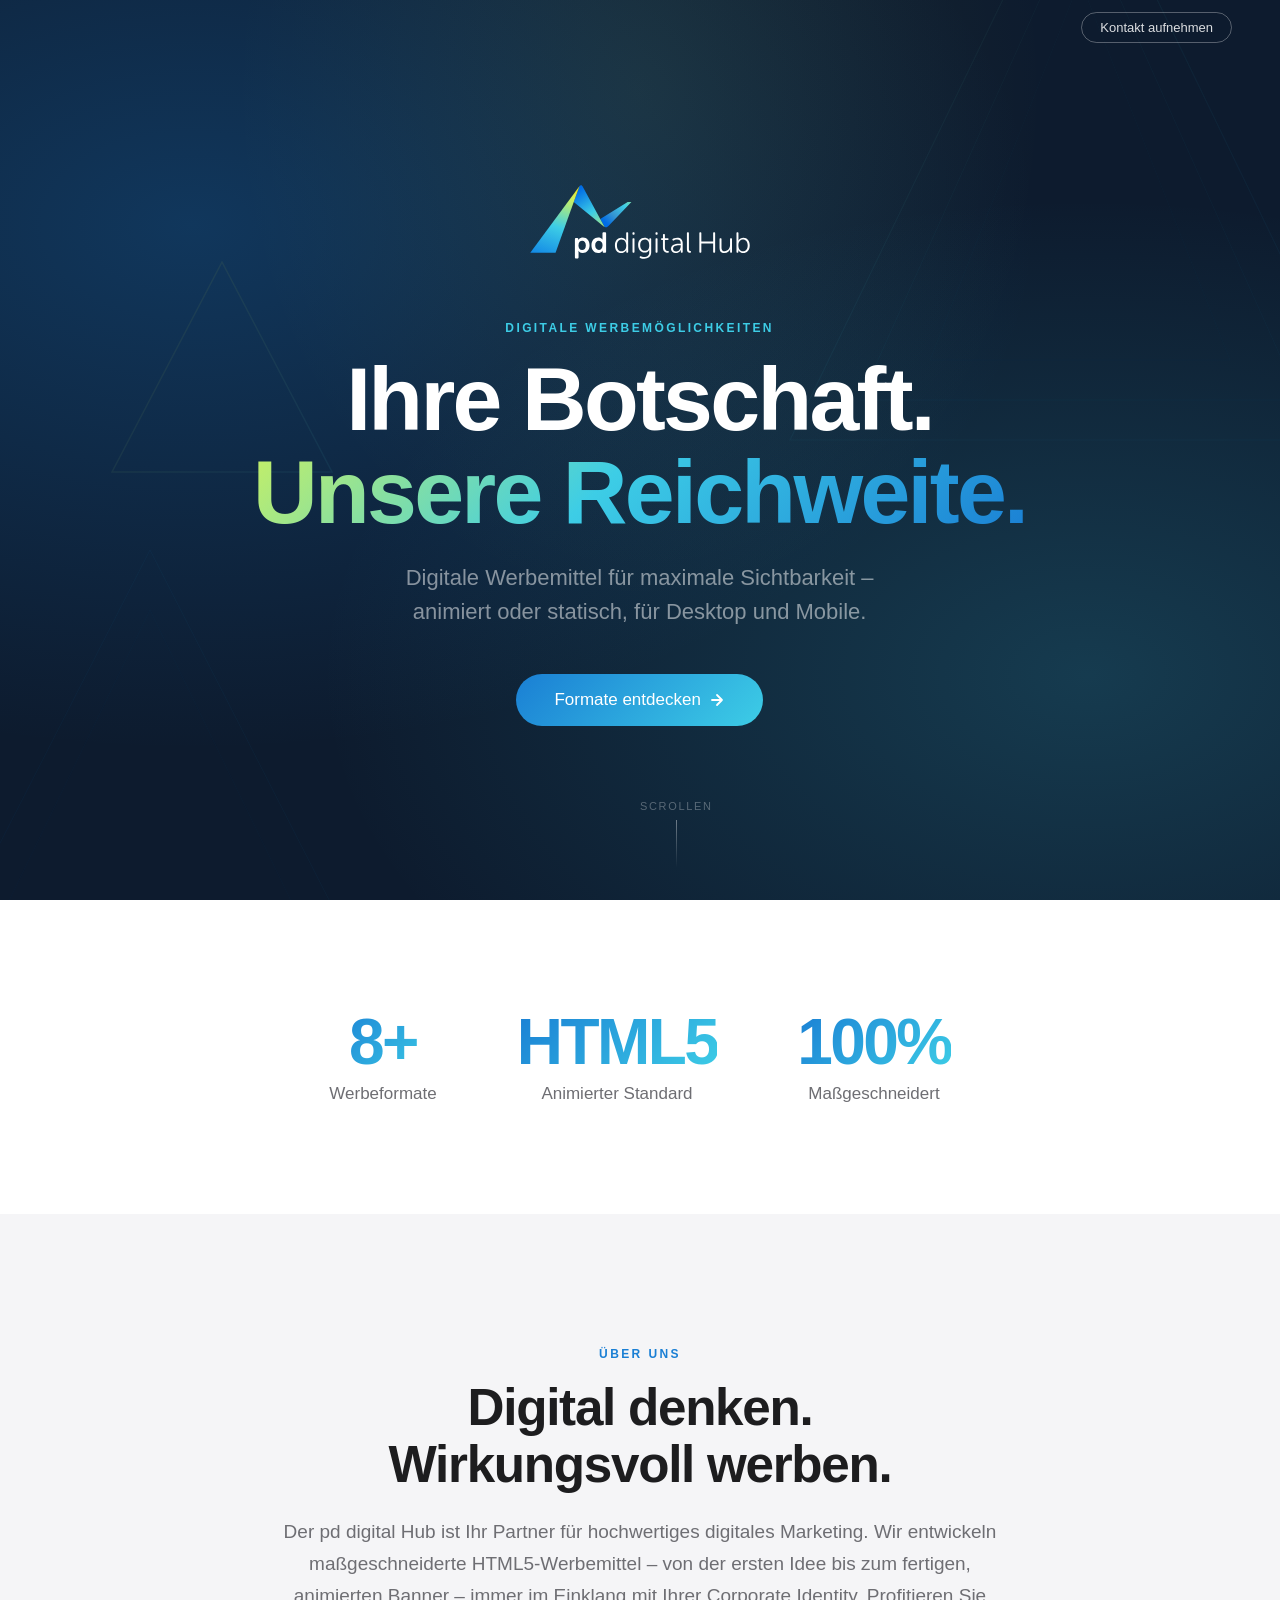
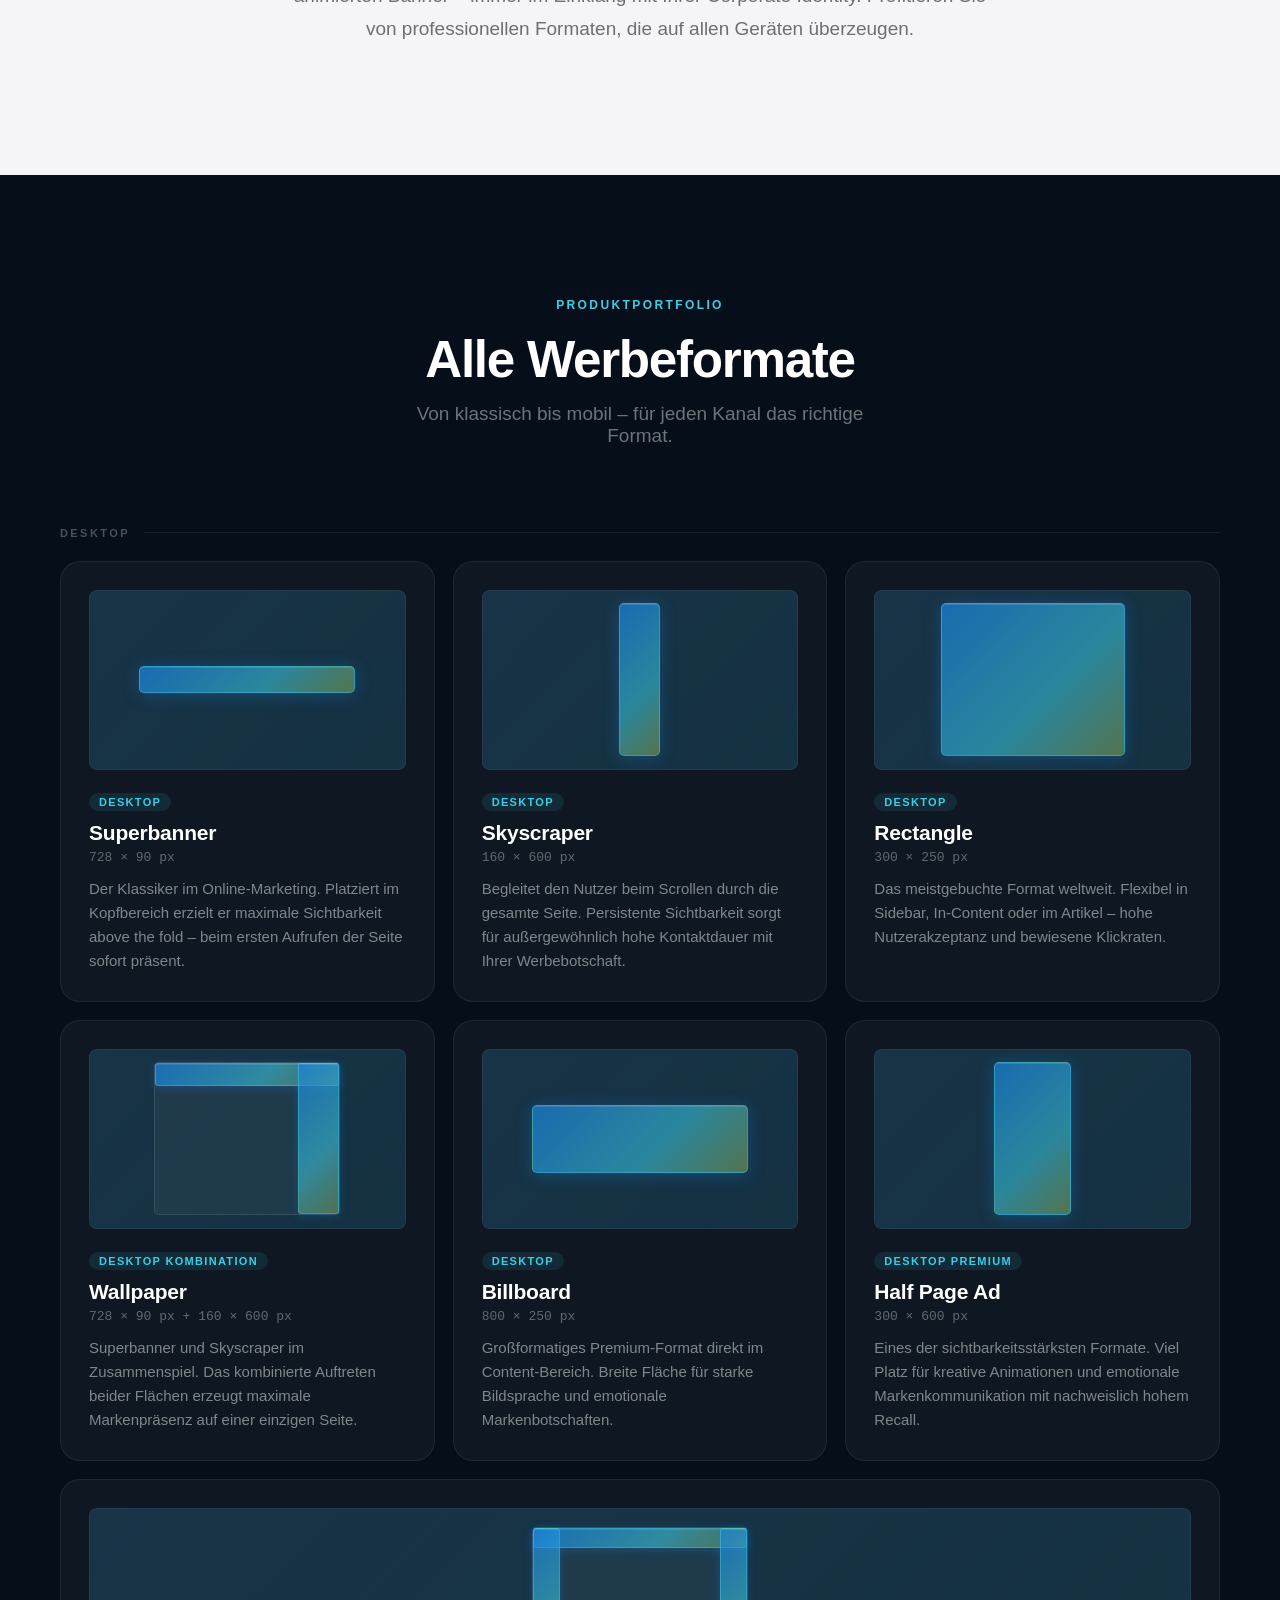
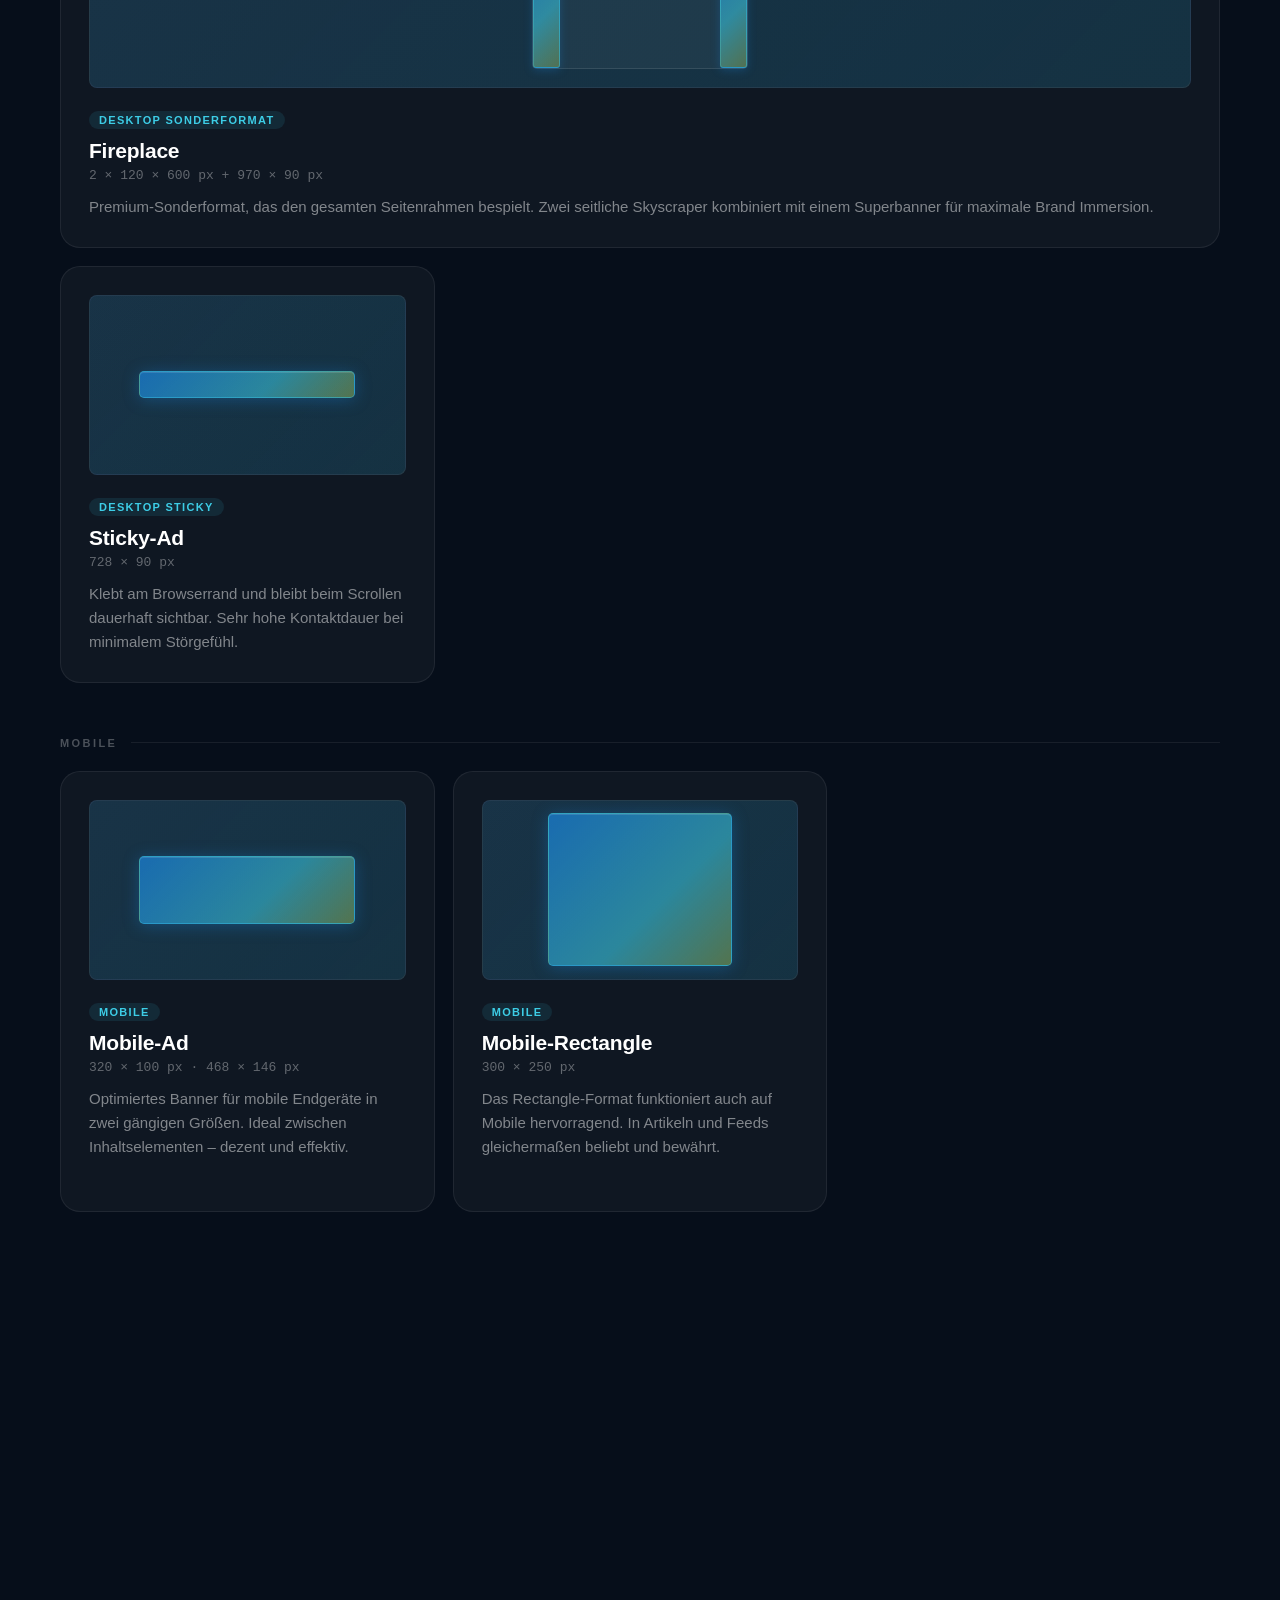
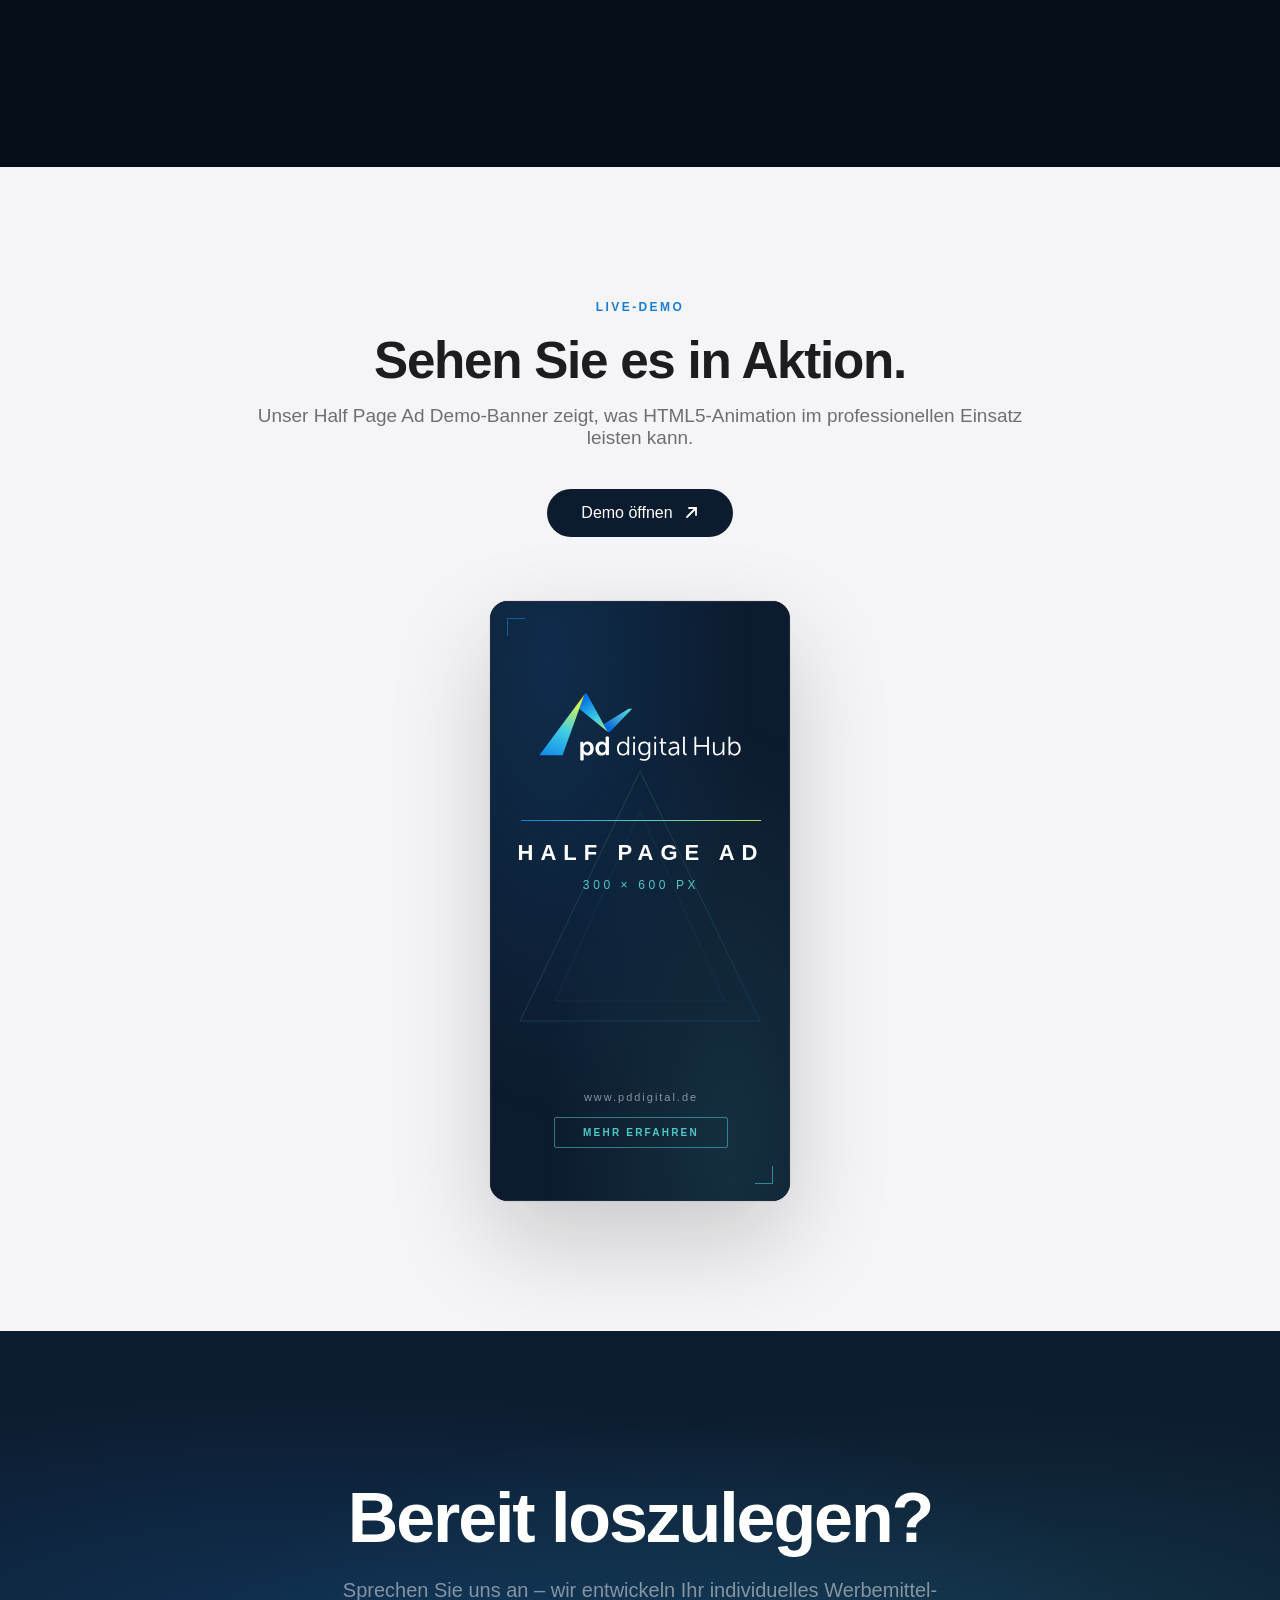
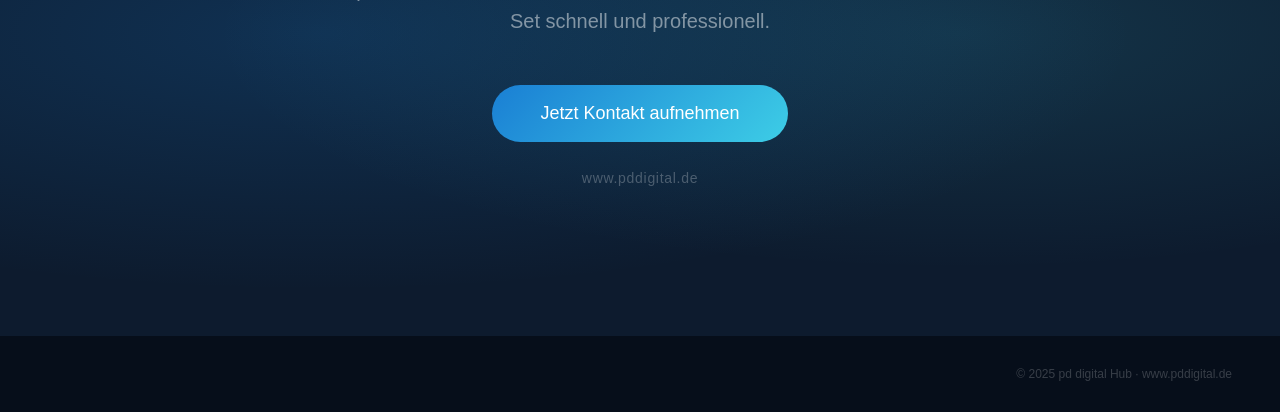
<file: clients/pd-digital/onepager/index.html>
<!DOCTYPE html>
<html lang="de">
<head>
<meta charset="UTF-8">
<meta name="viewport" content="width=device-width, initial-scale=1.0">
<title>pd digital Hub – Werbemöglichkeiten</title>
<style>
:root {
  --blue: #1a7fd4;
  --teal: #3dcde6;
  --green: #c8f064;
  --dark: #0d1b2e;
  --darker: #060e1a;
  --mid: #111e30;
  --white: #ffffff;
  --gray: #f5f5f7;
  --text: #1d1d1f;
  --muted: #6e6e73;
  --ease: cubic-bezier(0.25, 0.46, 0.45, 0.94);
}
*,*::before,*::after { margin:0; padding:0; box-sizing:border-box; }
html { scroll-behavior:smooth; }
body {
  font-family: -apple-system, BlinkMacSystemFont, 'SF Pro Display', 'Helvetica Neue', Arial, sans-serif;
  color: var(--text);
  overflow-x: hidden;
  background: #fff;
}

/* ── NAV ─────────────────────────────────────── */
nav {
  position: fixed; top:0; left:0; right:0; z-index:1000;
  height: 56px;
  display: flex; align-items:center; justify-content:space-between;
  padding: 0 48px;
  transition: background 0.5s var(--ease), border-color 0.5s;
  border-bottom: 1px solid transparent;
}
nav.scrolled {
  background: rgba(255,255,255,0.88);
  backdrop-filter: saturate(180%) blur(20px);
  -webkit-backdrop-filter: saturate(180%) blur(20px);
  border-bottom-color: rgba(0,0,0,0.08);
}
.nav-logo { height:26px; width:auto; display:block; }
.nav-logo-dark  { display:block; }
.nav-logo-light { display:none; }
nav.scrolled .nav-logo-dark  { display:none; }
nav.scrolled .nav-logo-light { display:block; }
.nav-cta {
  font-size:13px; font-weight:500;
  color:rgba(255,255,255,0.85);
  text-decoration:none;
  padding:7px 18px;
  border:1px solid rgba(255,255,255,0.3);
  border-radius:100px;
  transition:all 0.3s;
}
nav.scrolled .nav-cta { color:var(--blue); border-color:rgba(26,127,212,0.4); }
.nav-cta:hover { background:rgba(255,255,255,0.15); }
nav.scrolled .nav-cta:hover { background:rgba(26,127,212,0.07); }

/* ── HERO ────────────────────────────────────── */
.hero {
  position:relative; height:100vh; min-height:680px;
  background:var(--dark);
  display:flex; flex-direction:column;
  align-items:center; justify-content:center;
  overflow:hidden; text-align:center;
}
.hero-bg {
  position:absolute; inset:0;
  background:
    radial-gradient(ellipse at 15% 25%, rgba(26,127,212,0.28) 0%, transparent 55%),
    radial-gradient(ellipse at 85% 75%, rgba(61,205,230,0.18) 0%, transparent 50%),
    radial-gradient(ellipse at 50% 10%, rgba(200,240,100,0.08) 0%, transparent 45%);
}
.geo {
  position:absolute; will-change:transform; pointer-events:none;
}
.geo svg { width:100%; height:100%; }
.geo-1 { width:700px; height:700px; top:-200px; right:-150px; opacity:0.05; }
.geo-2 { width:500px; height:500px; bottom:-120px; left:-100px; opacity:0.04; }
.geo-3 { width:240px; height:240px; top:28%; left:8%; opacity:0.07; }
.hero-content {
  position:relative; z-index:2;
  max-width:860px; padding:0 40px;
  will-change:transform;
}
.hero-logo {
  width:240px; height:auto; margin:0 auto 52px;
  display:block;
  opacity:0; transform:translateY(18px);
  animation:fadeUp 1s 0.2s var(--ease) forwards;
}
.hero-logo svg {
  width:100%; height:auto; display:block;
}
.hero-eyebrow {
  font-size:12px; font-weight:600; letter-spacing:0.2em;
  text-transform:uppercase; color:var(--teal);
  margin-bottom:18px;
  opacity:0; transform:translateY(16px);
  animation:fadeUp 1s 0.38s var(--ease) forwards;
}
.hero-h1 {
  font-size:clamp(42px,7vw,92px); font-weight:700;
  line-height:1.04; letter-spacing:-0.03em;
  color:#fff; margin-bottom:22px;
  opacity:0; transform:translateY(22px);
  animation:fadeUp 1s 0.52s var(--ease) forwards;
}
.grad-text {
  background:linear-gradient(135deg,var(--green) 0%,var(--teal) 45%,var(--blue) 100%);
  -webkit-background-clip:text; -webkit-text-fill-color:transparent;
  background-clip:text;
}
.hero-sub {
  font-size:clamp(17px,2.2vw,22px); font-weight:400;
  color:rgba(255,255,255,0.5); line-height:1.55;
  max-width:520px; margin:0 auto 44px;
  opacity:0; transform:translateY(18px);
  animation:fadeUp 1s 0.66s var(--ease) forwards;
}
.hero-btn {
  display:inline-flex; align-items:center; gap:8px;
  background:linear-gradient(135deg,var(--blue),var(--teal));
  color:#fff; text-decoration:none;
  font-size:17px; font-weight:500;
  padding:16px 38px; border-radius:100px;
  opacity:0; transform:translateY(18px);
  animation:fadeUp 1s 0.8s var(--ease) forwards;
  transition:transform 0.3s,box-shadow 0.3s;
}
.hero-btn:hover {
  transform:translateY(-3px);
  box-shadow:0 16px 48px rgba(26,127,212,0.45);
}
.scroll-hint {
  position:absolute; bottom:32px; left:50%;
  transform:translateX(-50%);
  display:flex; flex-direction:column; align-items:center; gap:8px;
  opacity:0; animation:fadeUp 1s 1.2s var(--ease) forwards;
}
.scroll-hint span {
  font-size:11px; letter-spacing:0.15em; text-transform:uppercase;
  color:rgba(255,255,255,0.3);
}
.scroll-line {
  width:1px; height:48px;
  background:linear-gradient(to bottom,rgba(255,255,255,0.4),transparent);
  animation:scrollPulse 2.2s ease-in-out infinite;
}

/* ── NUMBERS ─────────────────────────────────── */
.numbers {
  background:#fff; padding:110px 40px;
  text-align:center;
}
.numbers-grid {
  display:flex; justify-content:center; gap:80px;
  flex-wrap:wrap; max-width:900px; margin:0 auto;
}
.num-item {
  opacity:0; transform:translateY(28px);
  transition:opacity 0.7s var(--ease),transform 0.7s var(--ease);
}
.num-item.visible { opacity:1; transform:translateY(0); }
.num-item:nth-child(2) { transition-delay:0.12s; }
.num-item:nth-child(3) { transition-delay:0.24s; }
.num-val {
  font-size:64px; font-weight:700; letter-spacing:-0.04em;
  background:linear-gradient(135deg,var(--blue),var(--teal));
  -webkit-background-clip:text; -webkit-text-fill-color:transparent;
  background-clip:text; line-height:1;
}
.num-label {
  font-size:17px; color:var(--muted); margin-top:10px;
}

/* ── INTRO ───────────────────────────────────── */
.intro {
  background:var(--gray); padding:130px 40px; text-align:center;
}
.intro-inner { max-width:720px; margin:0 auto; }
.sec-label {
  display:inline-block;
  font-size:12px; font-weight:600; letter-spacing:0.2em;
  text-transform:uppercase; color:var(--blue);
  margin-bottom:18px;
  opacity:0; transform:translateY(16px);
  transition:opacity 0.7s var(--ease),transform 0.7s var(--ease);
}
.sec-label.visible { opacity:1; transform:translateY(0); }
.sec-label-teal { color:var(--teal); }
.intro-h2 {
  font-size:clamp(28px,4vw,52px); font-weight:700;
  letter-spacing:-0.025em; line-height:1.12;
  color:var(--text); margin-bottom:22px;
  opacity:0; transform:translateY(22px);
  transition:opacity 0.8s 0.14s var(--ease),transform 0.8s 0.14s var(--ease);
}
.intro-h2.visible { opacity:1; transform:translateY(0); }
.intro-p {
  font-size:19px; line-height:1.7; color:var(--muted);
  opacity:0; transform:translateY(18px);
  transition:opacity 0.8s 0.28s var(--ease),transform 0.8s 0.28s var(--ease);
}
.intro-p.visible { opacity:1; transform:translateY(0); }

/* ── FORMATS ─────────────────────────────────── */
.formats {
  background:var(--darker); padding:120px 40px;
}
.formats-hdr {
  text-align:center; margin-bottom:80px;
}
.formats-h2 {
  font-size:clamp(30px,4vw,54px); font-weight:700;
  letter-spacing:-0.025em; color:#fff; margin-bottom:14px;
  opacity:0; transform:translateY(22px);
  transition:opacity 0.8s 0.14s var(--ease),transform 0.8s 0.14s var(--ease);
}
.formats-h2.visible { opacity:1; transform:translateY(0); }
.formats-sub {
  font-size:19px; color:rgba(255,255,255,0.42);
  max-width:500px; margin:0 auto;
  opacity:0; transform:translateY(16px);
  transition:opacity 0.8s 0.28s var(--ease),transform 0.8s 0.28s var(--ease);
}
.formats-sub.visible { opacity:1; transform:translateY(0); }
.formats-grid {
  display:grid;
  grid-template-columns:repeat(auto-fill,minmax(310px,1fr));
  gap:18px; max-width:1160px; margin:0 auto;
}

/* ── AD MOCKUP SHAPES ───────────────────────────────── */
.fcard-preview {
  height: 180px !important;
}
.ad-shape {
  background: linear-gradient(135deg, rgba(26,127,212,0.75) 0%, rgba(61,205,230,0.55) 60%, rgba(200,240,100,0.35) 100%);
  border-radius: 5px;
  border: 1px solid rgba(61,205,230,0.45);
  box-shadow: 0 2px 16px rgba(26,127,212,0.35), inset 0 1px 0 rgba(255,255,255,0.12);
  position: relative; z-index: 1;
  min-width: 6px; min-height: 6px;
}
.ad-comp-page {
  position: relative;
  background: rgba(255,255,255,0.04);
  border: 1px solid rgba(255,255,255,0.1);
  border-radius: 5px;
  z-index: 1;
  flex-shrink: 0;
}
.ad-piece {
  position: absolute;
  background: linear-gradient(135deg, rgba(26,127,212,0.75) 0%, rgba(61,205,230,0.55) 60%, rgba(200,240,100,0.3) 100%);
  border: 1px solid rgba(61,205,230,0.4);
  box-shadow: 0 2px 10px rgba(26,127,212,0.3), inset 0 1px 0 rgba(255,255,255,0.1);
  border-radius: 3px;
}
.ad-piece-top    { top: 0; left: 0; right: 0; }
.ad-piece-left   { top: 0; left: 0; bottom: 0; }
.ad-piece-right  { top: 0; right: 0; bottom: 0; }

.fcard {
  background:rgba(255,255,255,0.04);
  border:1px solid rgba(255,255,255,0.07);
  border-radius:20px; padding:28px;
  opacity:0; transform:translateY(36px);
  transition:opacity 0.6s var(--ease),transform 0.6s var(--ease),
             background 0.3s,border-color 0.3s,box-shadow 0.3s;
}
.fcard.visible { opacity:1; transform:translateY(0); }
.fcard:hover {
  background:rgba(255,255,255,0.07);
  border-color:rgba(61,205,230,0.28);
  box-shadow:0 0 0 1px rgba(61,205,230,0.15),0 20px 60px rgba(0,0,0,0.4);
}
.fcard-preview {
  border-radius:8px;
  background:linear-gradient(135deg,rgba(26,127,212,0.2),rgba(61,205,230,0.12));
  border:1px solid rgba(255,255,255,0.08);
  display:flex; align-items:center; justify-content:center;
  margin-bottom:22px; overflow:hidden; position:relative;
}
.fcard-preview::after {
  content:''; position:absolute; inset:0;
  background:linear-gradient(135deg,rgba(200,240,100,0.04),rgba(26,127,212,0.06));
}
.fcard-preview .mini-logo {
  width:55%; max-width:110px; opacity:0.55; position:relative; z-index:1;
}
.fcard-tag {
  display:inline-block;
  font-size:11px; font-weight:600; letter-spacing:0.12em;
  text-transform:uppercase; color:var(--teal);
  background:rgba(61,205,230,0.1);
  padding:3px 10px; border-radius:100px; margin-bottom:10px;
}
.fcard-name {
  font-size:21px; font-weight:700; color:#fff;
  letter-spacing:-0.01em; margin-bottom:5px;
}
.fcard-size {
  font-size:13px; color:rgba(255,255,255,0.35);
  font-family:'SF Mono','Fira Code',monospace;
  margin-bottom:12px;
}
.fcard-desc {
  font-size:15px; line-height:1.6; color:rgba(255,255,255,0.48);
}

/* ── DEMO ────────────────────────────────────── */
.demo {
  background:var(--gray); padding:130px 40px; text-align:center;
}
.demo-inner { max-width:800px; margin:0 auto; }
.demo-h2 {
  font-size:clamp(28px,4vw,52px); font-weight:700;
  letter-spacing:-0.025em; line-height:1.12;
  color:var(--text); margin-bottom:16px;
  opacity:0; transform:translateY(22px);
  transition:opacity 0.8s 0.14s var(--ease),transform 0.8s 0.14s var(--ease);
}
.demo-h2.visible { opacity:1; transform:translateY(0); }
.demo-p {
  font-size:19px; color:var(--muted); margin-bottom:40px;
  opacity:0; transform:translateY(16px);
  transition:opacity 0.8s 0.28s var(--ease),transform 0.8s 0.28s var(--ease);
}
.demo-p.visible { opacity:1; transform:translateY(0); }
.demo-link {
  display:inline-flex; align-items:center; gap:10px;
  background:var(--dark); color:#fff; text-decoration:none;
  font-size:16px; font-weight:500;
  padding:15px 34px; border-radius:100px;
  transition:transform 0.3s,box-shadow 0.3s;
  opacity:0;
  transition:opacity 0.8s 0.4s var(--ease),transform 0.3s,box-shadow 0.3s;
}
.demo-link.visible { opacity:1; }
.demo-link:hover { transform:translateY(-3px); box-shadow:0 14px 40px rgba(0,0,0,0.2); }
.demo-mockup {
  margin:64px auto 0;
  width:300px; height:600px;
  border-radius:18px; overflow:hidden;
  box-shadow:0 40px 100px rgba(0,0,0,0.18),0 0 0 1px rgba(0,0,0,0.06);
  opacity:0; transform:translateY(40px) scale(0.97);
  transition:opacity 0.9s var(--ease),transform 0.9s var(--ease);
}
.demo-mockup.visible { opacity:1; transform:translateY(0) scale(1); }
.demo-mockup iframe { width:100%; height:100%; border:none; pointer-events:none; }

/* ── CTA ─────────────────────────────────────── */
.cta-sec {
  background:var(--dark); padding:150px 40px;
  text-align:center; position:relative; overflow:hidden;
}
.cta-bg {
  position:absolute; inset:0;
  background:
    radial-gradient(ellipse at 25% 50%,rgba(26,127,212,0.22) 0%,transparent 60%),
    radial-gradient(ellipse at 75% 50%,rgba(61,205,230,0.14) 0%,transparent 55%);
}
.cta-inner { position:relative; z-index:2; max-width:600px; margin:0 auto; }
.cta-h2 {
  font-size:clamp(36px,6vw,70px); font-weight:700;
  letter-spacing:-0.03em; color:#fff; line-height:1.08;
  margin-bottom:18px;
  opacity:0; transform:translateY(22px);
  transition:opacity 0.8s var(--ease),transform 0.8s var(--ease);
}
.cta-h2.visible { opacity:1; transform:translateY(0); }
.cta-p {
  font-size:20px; color:rgba(255,255,255,0.48);
  margin-bottom:48px; line-height:1.55;
  opacity:0; transform:translateY(18px);
  transition:opacity 0.8s 0.14s var(--ease),transform 0.8s 0.14s var(--ease);
}
.cta-p.visible { opacity:1; transform:translateY(0); }
.cta-btn {
  display:inline-block;
  background:linear-gradient(135deg,var(--blue),var(--teal));
  color:#fff; text-decoration:none;
  font-size:18px; font-weight:500;
  padding:18px 48px; border-radius:100px;
  opacity:0; transform:translateY(18px);
  transition:opacity 0.8s 0.28s var(--ease),transform 0.8s 0.28s var(--ease),
             box-shadow 0.3s;
}
.cta-btn.visible { opacity:1; transform:translateY(0); }
.cta-btn:hover { box-shadow:0 20px 56px rgba(26,127,212,0.5); }
.cta-url {
  margin-top:28px; font-size:14px;
  color:rgba(255,255,255,0.25); letter-spacing:0.05em;
  opacity:0; transition:opacity 0.8s 0.42s var(--ease);
}
.cta-url.visible { opacity:1; }

/* ── FOOTER ──────────────────────────────────── */
footer {
  background:var(--darker); padding:28px 48px;
  display:flex; align-items:center; justify-content:space-between;
  flex-wrap:wrap; gap:14px;
}
.footer-logo { height:20px; width:auto; opacity:0.4; }
.footer-txt { font-size:12px; color:rgba(255,255,255,0.2); }

/* ── ANIMATIONS ──────────────────────────────── */
@keyframes fadeUp {
  to { opacity:1; transform:translateY(0); }
}
@keyframes scrollPulse {
  0%,100% { opacity:0.4; transform:scaleY(1); }
  50%      { opacity:0.9; transform:scaleY(0.65); }
}


.format-section-label {
  grid-column: 1 / -1;
  display: flex; align-items: center; gap: 14px;
  margin: 36px 0 4px;
}
.format-section-label:first-child { margin-top: 0; }
.format-section-label span {
  font-size: 11px; font-weight: 700; letter-spacing: 0.22em;
  text-transform: uppercase; color: rgba(255,255,255,0.28);
  white-space: nowrap;
}
.format-section-label::after {
  content: ''; flex: 1; height: 1px;
  background: rgba(255,255,255,0.07);
}

/* ── RESPONSIVE ──────────────────────────────── */
@media(max-width:768px){
  nav { padding:0 20px; }
  .hero-content { padding:0 24px; }
  .numbers { padding:80px 24px; }
  .numbers-grid { gap:44px; }
  .formats { padding:80px 20px; }
  .formats-grid { grid-template-columns:1fr; }
  .demo { padding:80px 24px; }
  .cta-sec { padding:100px 24px; }
  footer { padding:24px 20px; flex-direction:column; align-items:flex-start; }
}
</style>
</head>
<body>

<!-- NAV -->
<nav id="nav">
  <div style="display:flex;align-items:center;gap:12px;">
    <div class="nav-logo nav-logo-dark" style="height:26px;width:auto;"><svg version="1.1" id="NAVD_logo" xmlns="http://www.w3.org/2000/svg" xmlns:xlink="http://www.w3.org/1999/xlink" x="0px" y="0px"
	 viewBox="0 0 166.39 65.2" style="enable-background:new 0 0 166.39 65.2;" xml:space="preserve">
<style type="text/css">
	.NAVD_st0{fill:url(#NAVD_SVGID_1_);}
	.NAVD_st1{fill:url(#NAVD_SVGID_2_);}
	.NAVD_st2{fill:url(#NAVD_SVGID_3_);}
</style>
<g>
	<linearGradient id="NAVD_SVGID_1_" gradientUnits="userSpaceOnUse" x1="84.782" y1="5.7049" x2="55.5431" y2="35.9557">
		<stop  offset="0.0186" style="stop-color:#FFDC00"/>
		<stop  offset="0.1653" style="stop-color:#C8F064"/>
		<stop  offset="0.4721" style="stop-color:#3DCDE6"/>
		<stop  offset="0.7099" style="stop-color:#3595D2"/>
		<stop  offset="0.8885" style="stop-color:#006CE5"/>
	</linearGradient>
	<path class="NAVD_st0" d="M74.62,18.78L55.61,30.47l3.09,5.68c0.28,0.16,0.69,0.16,1,0.16c0.61,0,1.17-0.46,1.94-1.27l15.6-16.27H74.62z
		"/>
	<linearGradient id="NAVD_SVGID_2_" gradientUnits="userSpaceOnUse" x1="66.0922" y1="48.2799" x2="38.8873" y2="11.4285">
		<stop  offset="0.0186" style="stop-color:#FFDC00"/>
		<stop  offset="0.2228" style="stop-color:#C8F064"/>
		<stop  offset="0.6044" style="stop-color:#3DCDE6"/>
		<stop  offset="1" style="stop-color:#006CE5"/>
	</linearGradient>
	<path class="NAVD_st1" d="M43.32,7.87l15.38,28.29L37.23,18.78l3.92-10.91c0.36-0.48,0.65-0.78,1.1-0.78
		C42.81,7.09,43.04,7.44,43.32,7.87z"/>
	<linearGradient id="NAVD_SVGID_3_" gradientUnits="userSpaceOnUse" x1="35.1623" y1="0.8092" x2="11.589" y2="65.5764">
		<stop  offset="0.0186" style="stop-color:#FFDC00"/>
		<stop  offset="0.2228" style="stop-color:#C8F064"/>
		<stop  offset="0.5274" style="stop-color:#3DCDE6"/>
		<stop  offset="1" style="stop-color:#006CE5"/>
	</linearGradient>
	<polygon class="NAVD_st2" points="41.16,7.87 7.08,53.86 24.62,53.86 	"/>
	<g fill="#ffffff">
		<path d="M38.04,44.5c0-0.54,0.3-0.84,0.84-0.84h0.64c0.54,0,0.82,0.3,0.82,0.7v0.46c0,0.22-0.02,0.4-0.02,0.4h0.04
			c0,0,0.9-1.81,3.29-1.81c2.77,0,4.56,2.19,4.56,5.36c0,3.25-2.01,5.36-4.7,5.36c-2.13,0-2.95-1.57-2.95-1.57h-0.04
			c0,0,0.06,0.36,0.06,0.88v3.61c0,0.56-0.28,0.84-0.84,0.84h-0.86c-0.54,0-0.84-0.28-0.84-0.84V44.5z M43.06,51.99
			c1.41,0,2.57-1.14,2.57-3.17c0-1.95-1.04-3.21-2.53-3.21c-1.32,0-2.59,0.96-2.59,3.23C40.51,50.42,41.39,51.99,43.06,51.99z"/>
		<path d="M54.18,43.42c2.25,0,2.99,1.47,2.99,1.47h0.04c0,0-0.04-0.26-0.04-0.58v-3.81c0-0.54,0.28-0.84,0.82-0.84h0.88
			c0.54,0,0.82,0.3,0.82,0.84v12.57c0,0.56-0.28,0.84-0.82,0.84h-0.74c-0.54,0-0.82-0.26-0.82-0.76v-0.4c0-0.2,0.04-0.36,0.04-0.36
			h-0.04c0,0-0.86,1.77-3.21,1.77c-2.77,0-4.56-2.19-4.56-5.36C49.54,45.52,51.47,43.42,54.18,43.42z M54.66,51.99
			c1.32,0,2.57-0.96,2.57-3.23c0-1.59-0.82-3.15-2.55-3.15c-1.39,0-2.57,1.14-2.57,3.17C52.11,50.72,53.15,51.99,54.66,51.99z"/>
		<path d="M70.34,43.56c2.45,0,3.31,2.03,3.31,2.03h0.04c0,0-0.06-0.34-0.06-0.76v-4.54c0-0.32,0.18-0.5,0.5-0.5h0.38
			c0.32,0,0.48,0.18,0.48,0.5v13.11c0,0.32-0.16,0.5-0.48,0.5h-0.34c-0.32,0-0.5-0.16-0.5-0.48v-0.76c0-0.36,0.08-0.62,0.08-0.62
			h-0.04c0,0-0.86,2.11-3.51,2.11c-2.71,0-4.4-2.17-4.4-5.3C65.8,45.64,67.69,43.56,70.34,43.56z M70.4,52.91
			c1.69,0,3.27-1.2,3.27-4.08c0-2.05-1.04-4.04-3.21-4.04c-1.79,0-3.25,1.49-3.25,4.04C67.21,51.33,68.51,52.91,70.4,52.91z"/>
		<path d="M77.97,41.01v-0.72c0-0.32,0.16-0.5,0.48-0.5h0.5c0.32,0,0.48,0.18,0.48,0.5v0.72c0,0.32-0.16,0.48-0.48,0.48h-0.5
			C78.13,41.49,77.97,41.33,77.97,41.01z M78.01,44.3c0-0.32,0.18-0.5,0.5-0.5h0.38c0.32,0,0.48,0.18,0.48,0.5v9.09
			c0,0.32-0.16,0.5-0.48,0.5h-0.38c-0.32,0-0.5-0.18-0.5-0.5V44.3z"/>
		<path d="M83.77,56.36c0.44,0.2,1.22,0.52,2.35,0.52c1.87,0,3.47-0.92,3.47-3.17v-1.04c0-0.38,0.06-0.72,0.06-0.72h-0.04
			c-0.6,1.14-1.63,1.89-3.21,1.89c-2.71,0-4.5-2.13-4.5-5.24c0-2.97,1.65-5.04,4.46-5.04c2.61,0,3.29,1.85,3.29,1.85h0.04
			c0,0-0.04-0.14-0.04-0.34v-0.82c0-0.26,0.16-0.44,0.48-0.44h0.32c0.32,0,0.5,0.18,0.5,0.5v9.35c0,3.21-2.39,4.46-4.8,4.46
			c-1.04,0-2.07-0.22-2.91-0.6c-0.3-0.14-0.38-0.34-0.24-0.64l0.12-0.28C83.27,56.32,83.45,56.24,83.77,56.36z M89.61,48.7
			c0-2.99-1.45-3.91-3.13-3.91c-2.05,0-3.17,1.45-3.17,3.77c0,2.53,1.3,4.06,3.29,4.06C88.21,52.61,89.61,51.63,89.61,48.7z"/>
		<path d="M93.95,41.01v-0.72c0-0.32,0.16-0.5,0.48-0.5h0.5c0.32,0,0.48,0.18,0.48,0.5v0.72c0,0.32-0.16,0.48-0.48,0.48h-0.5
			C94.11,41.49,93.95,41.33,93.95,41.01z M93.99,44.3c0-0.32,0.18-0.5,0.5-0.5h0.38c0.32,0,0.48,0.18,0.48,0.5v9.09
			c0,0.32-0.16,0.5-0.48,0.5h-0.38c-0.32,0-0.5-0.18-0.5-0.5V44.3z"/>
		<path d="M99.11,45.02h-0.84c-0.32,0-0.48-0.16-0.48-0.48v-0.16c0-0.32,0.16-0.5,0.48-0.5h0.86v-2.37c0-0.32,0.18-0.5,0.5-0.5h0.36
			c0.32,0,0.48,0.18,0.48,0.5v2.37h2.05c0.32,0,0.5,0.18,0.5,0.5v0.16c0,0.32-0.18,0.48-0.5,0.48h-2.05v5.06
			c0,2.33,1.43,2.61,2.21,2.65c0.4,0.04,0.54,0.16,0.54,0.5v0.26c0,0.32-0.16,0.48-0.56,0.48c-2.21,0-3.55-1.34-3.55-3.71V45.02z"/>
		<path d="M110.87,47.71h0.58v-0.32c0-1.95-1.06-2.61-2.49-2.61c-1.12,0-1.99,0.42-2.45,0.7c-0.28,0.14-0.5,0.1-0.68-0.16l-0.12-0.2
			c-0.16-0.26-0.12-0.52,0.14-0.68c0.52-0.32,1.65-0.88,3.21-0.88c2.41,0,3.75,1.34,3.75,3.87v5.96c0,0.32-0.16,0.5-0.48,0.5h-0.32
			c-0.32,0-0.5-0.16-0.5-0.5v-0.8c0-0.46,0.06-0.76,0.06-0.76h-0.04c0.02,0-0.9,2.31-3.41,2.31c-1.71,0-3.41-1-3.41-2.95
			C104.71,47.89,108.92,47.71,110.87,47.71z M108.36,52.99c1.95,0,3.09-2.01,3.09-3.77v-0.48h-0.56c-1.59,0-4.78,0.06-4.78,2.33
			C106.11,52.01,106.85,52.99,108.36,52.99z"/>
		<path d="M115.75,40.28c0-0.32,0.16-0.5,0.48-0.5h0.38c0.32,0,0.5,0.18,0.5,0.5v10.98c0,1.26,0.6,1.41,1.04,1.47
			c0.24,0.02,0.42,0.14,0.42,0.44v0.3c0,0.3-0.14,0.5-0.52,0.5c-0.82,0-2.31-0.26-2.31-2.47V40.28z"/>
		<path d="M124.36,40.28c0-0.32,0.16-0.5,0.48-0.5h0.42c0.3,0,0.48,0.18,0.48,0.5v5.92h8.19v-5.92c0-0.32,0.16-0.5,0.48-0.5h0.4
			c0.32,0,0.5,0.18,0.5,0.5v13.11c0,0.32-0.18,0.5-0.5,0.5h-0.4c-0.32,0-0.48-0.18-0.48-0.5v-5.94h-8.19v5.94
			c0,0.32-0.18,0.5-0.48,0.5h-0.42c-0.32,0-0.48-0.18-0.48-0.5V40.28z"/>
		<path d="M138.37,44.3c0-0.32,0.16-0.5,0.48-0.5h0.38c0.32,0,0.5,0.18,0.5,0.5v5.56c0,1.59,0.24,2.99,2.19,2.99
			c2.31,0,3.73-2.03,3.73-4.22V44.3c0-0.32,0.18-0.5,0.5-0.5h0.38c0.32,0,0.48,0.18,0.48,0.5v9.09c0,0.32-0.16,0.5-0.48,0.5h-0.36
			c-0.32,0-0.48-0.18-0.48-0.5v-1.16c0-0.4,0.06-0.72,0.06-0.72h-0.04c-0.38,0.98-1.75,2.63-3.97,2.63c-2.39,0-3.37-1.28-3.37-3.91
			V44.3z"/>
		<path d="M150.12,40.28c0-0.32,0.16-0.5,0.48-0.5h0.38c0.32,0,0.5,0.18,0.5,0.5v4.52c0,0.46-0.08,0.82-0.08,0.82h0.04
			c0,0,0.88-2.07,3.47-2.07c2.71,0,4.4,2.17,4.4,5.28c0,3.21-1.91,5.3-4.56,5.3c-2.45,0-3.37-2.11-3.37-2.11h-0.04
			c0,0,0.08,0.3,0.08,0.74v0.66c0,0.28-0.18,0.46-0.5,0.46h-0.32c-0.32,0-0.48-0.18-0.48-0.5V40.28z M154.63,52.91
			c1.81,0,3.27-1.49,3.27-4.05c0-2.47-1.32-4.06-3.19-4.06c-1.69,0-3.27,1.2-3.27,4.06C151.44,50.92,152.48,52.91,154.63,52.91z"/>
	</g>
</g>
</svg></div>
    <div class="nav-logo nav-logo-light" style="height:26px;width:auto;"><svg version="1.1" id="NAVL_logo" xmlns="http://www.w3.org/2000/svg" xmlns:xlink="http://www.w3.org/1999/xlink" x="0px" y="0px"
	 viewBox="0 0 166.39 65.2" style="enable-background:new 0 0 166.39 65.2;" xml:space="preserve">
<style type="text/css">
	.NAVL_st0{fill:url(#NAVL_SVGID_1_);}
	.NAVL_st1{fill:url(#NAVL_SVGID_2_);}
	.NAVL_st2{fill:url(#NAVL_SVGID_3_);}
</style>
<g>
	<linearGradient id="NAVL_SVGID_1_" gradientUnits="userSpaceOnUse" x1="84.782" y1="5.7049" x2="55.5431" y2="35.9557">
		<stop  offset="0.0186" style="stop-color:#FFDC00"/>
		<stop  offset="0.1653" style="stop-color:#C8F064"/>
		<stop  offset="0.4721" style="stop-color:#3DCDE6"/>
		<stop  offset="0.7099" style="stop-color:#3595D2"/>
		<stop  offset="0.8885" style="stop-color:#006CE5"/>
	</linearGradient>
	<path class="NAVL_st0" d="M74.62,18.78L55.61,30.47l3.09,5.68c0.28,0.16,0.69,0.16,1,0.16c0.61,0,1.17-0.46,1.94-1.27l15.6-16.27H74.62z
		"/>
	<linearGradient id="NAVL_SVGID_2_" gradientUnits="userSpaceOnUse" x1="66.0922" y1="48.2799" x2="38.8873" y2="11.4285">
		<stop  offset="0.0186" style="stop-color:#FFDC00"/>
		<stop  offset="0.2228" style="stop-color:#C8F064"/>
		<stop  offset="0.6044" style="stop-color:#3DCDE6"/>
		<stop  offset="1" style="stop-color:#006CE5"/>
	</linearGradient>
	<path class="NAVL_st1" d="M43.32,7.87l15.38,28.29L37.23,18.78l3.92-10.91c0.36-0.48,0.65-0.78,1.1-0.78
		C42.81,7.09,43.04,7.44,43.32,7.87z"/>
	<linearGradient id="NAVL_SVGID_3_" gradientUnits="userSpaceOnUse" x1="35.1623" y1="0.8092" x2="11.589" y2="65.5764">
		<stop  offset="0.0186" style="stop-color:#FFDC00"/>
		<stop  offset="0.2228" style="stop-color:#C8F064"/>
		<stop  offset="0.5274" style="stop-color:#3DCDE6"/>
		<stop  offset="1" style="stop-color:#006CE5"/>
	</linearGradient>
	<polygon class="NAVL_st2" points="41.16,7.87 7.08,53.86 24.62,53.86 	"/>
	<g>
		<path d="M38.04,44.5c0-0.54,0.3-0.84,0.84-0.84h0.64c0.54,0,0.82,0.3,0.82,0.7v0.46c0,0.22-0.02,0.4-0.02,0.4h0.04
			c0,0,0.9-1.81,3.29-1.81c2.77,0,4.56,2.19,4.56,5.36c0,3.25-2.01,5.36-4.7,5.36c-2.13,0-2.95-1.57-2.95-1.57h-0.04
			c0,0,0.06,0.36,0.06,0.88v3.61c0,0.56-0.28,0.84-0.84,0.84h-0.86c-0.54,0-0.84-0.28-0.84-0.84V44.5z M43.06,51.99
			c1.41,0,2.57-1.14,2.57-3.17c0-1.95-1.04-3.21-2.53-3.21c-1.32,0-2.59,0.96-2.59,3.23C40.51,50.42,41.39,51.99,43.06,51.99z"/>
		<path d="M54.18,43.42c2.25,0,2.99,1.47,2.99,1.47h0.04c0,0-0.04-0.26-0.04-0.58v-3.81c0-0.54,0.28-0.84,0.82-0.84h0.88
			c0.54,0,0.82,0.3,0.82,0.84v12.57c0,0.56-0.28,0.84-0.82,0.84h-0.74c-0.54,0-0.82-0.26-0.82-0.76v-0.4c0-0.2,0.04-0.36,0.04-0.36
			h-0.04c0,0-0.86,1.77-3.21,1.77c-2.77,0-4.56-2.19-4.56-5.36C49.54,45.52,51.47,43.42,54.18,43.42z M54.66,51.99
			c1.32,0,2.57-0.96,2.57-3.23c0-1.59-0.82-3.15-2.55-3.15c-1.39,0-2.57,1.14-2.57,3.17C52.11,50.72,53.15,51.99,54.66,51.99z"/>
		<path d="M70.34,43.56c2.45,0,3.31,2.03,3.31,2.03h0.04c0,0-0.06-0.34-0.06-0.76v-4.54c0-0.32,0.18-0.5,0.5-0.5h0.38
			c0.32,0,0.48,0.18,0.48,0.5v13.11c0,0.32-0.16,0.5-0.48,0.5h-0.34c-0.32,0-0.5-0.16-0.5-0.48v-0.76c0-0.36,0.08-0.62,0.08-0.62
			h-0.04c0,0-0.86,2.11-3.51,2.11c-2.71,0-4.4-2.17-4.4-5.3C65.8,45.64,67.69,43.56,70.34,43.56z M70.4,52.91
			c1.69,0,3.27-1.2,3.27-4.08c0-2.05-1.04-4.04-3.21-4.04c-1.79,0-3.25,1.49-3.25,4.04C67.21,51.33,68.51,52.91,70.4,52.91z"/>
		<path d="M77.97,41.01v-0.72c0-0.32,0.16-0.5,0.48-0.5h0.5c0.32,0,0.48,0.18,0.48,0.5v0.72c0,0.32-0.16,0.48-0.48,0.48h-0.5
			C78.13,41.49,77.97,41.33,77.97,41.01z M78.01,44.3c0-0.32,0.18-0.5,0.5-0.5h0.38c0.32,0,0.48,0.18,0.48,0.5v9.09
			c0,0.32-0.16,0.5-0.48,0.5h-0.38c-0.32,0-0.5-0.18-0.5-0.5V44.3z"/>
		<path d="M83.77,56.36c0.44,0.2,1.22,0.52,2.35,0.52c1.87,0,3.47-0.92,3.47-3.17v-1.04c0-0.38,0.06-0.72,0.06-0.72h-0.04
			c-0.6,1.14-1.63,1.89-3.21,1.89c-2.71,0-4.5-2.13-4.5-5.24c0-2.97,1.65-5.04,4.46-5.04c2.61,0,3.29,1.85,3.29,1.85h0.04
			c0,0-0.04-0.14-0.04-0.34v-0.82c0-0.26,0.16-0.44,0.48-0.44h0.32c0.32,0,0.5,0.18,0.5,0.5v9.35c0,3.21-2.39,4.46-4.8,4.46
			c-1.04,0-2.07-0.22-2.91-0.6c-0.3-0.14-0.38-0.34-0.24-0.64l0.12-0.28C83.27,56.32,83.45,56.24,83.77,56.36z M89.61,48.7
			c0-2.99-1.45-3.91-3.13-3.91c-2.05,0-3.17,1.45-3.17,3.77c0,2.53,1.3,4.06,3.29,4.06C88.21,52.61,89.61,51.63,89.61,48.7z"/>
		<path d="M93.95,41.01v-0.72c0-0.32,0.16-0.5,0.48-0.5h0.5c0.32,0,0.48,0.18,0.48,0.5v0.72c0,0.32-0.16,0.48-0.48,0.48h-0.5
			C94.11,41.49,93.95,41.33,93.95,41.01z M93.99,44.3c0-0.32,0.18-0.5,0.5-0.5h0.38c0.32,0,0.48,0.18,0.48,0.5v9.09
			c0,0.32-0.16,0.5-0.48,0.5h-0.38c-0.32,0-0.5-0.18-0.5-0.5V44.3z"/>
		<path d="M99.11,45.02h-0.84c-0.32,0-0.48-0.16-0.48-0.48v-0.16c0-0.32,0.16-0.5,0.48-0.5h0.86v-2.37c0-0.32,0.18-0.5,0.5-0.5h0.36
			c0.32,0,0.48,0.18,0.48,0.5v2.37h2.05c0.32,0,0.5,0.18,0.5,0.5v0.16c0,0.32-0.18,0.48-0.5,0.48h-2.05v5.06
			c0,2.33,1.43,2.61,2.21,2.65c0.4,0.04,0.54,0.16,0.54,0.5v0.26c0,0.32-0.16,0.48-0.56,0.48c-2.21,0-3.55-1.34-3.55-3.71V45.02z"/>
		<path d="M110.87,47.71h0.58v-0.32c0-1.95-1.06-2.61-2.49-2.61c-1.12,0-1.99,0.42-2.45,0.7c-0.28,0.14-0.5,0.1-0.68-0.16l-0.12-0.2
			c-0.16-0.26-0.12-0.52,0.14-0.68c0.52-0.32,1.65-0.88,3.21-0.88c2.41,0,3.75,1.34,3.75,3.87v5.96c0,0.32-0.16,0.5-0.48,0.5h-0.32
			c-0.32,0-0.5-0.16-0.5-0.5v-0.8c0-0.46,0.06-0.76,0.06-0.76h-0.04c0.02,0-0.9,2.31-3.41,2.31c-1.71,0-3.41-1-3.41-2.95
			C104.71,47.89,108.92,47.71,110.87,47.71z M108.36,52.99c1.95,0,3.09-2.01,3.09-3.77v-0.48h-0.56c-1.59,0-4.78,0.06-4.78,2.33
			C106.11,52.01,106.85,52.99,108.36,52.99z"/>
		<path d="M115.75,40.28c0-0.32,0.16-0.5,0.48-0.5h0.38c0.32,0,0.5,0.18,0.5,0.5v10.98c0,1.26,0.6,1.41,1.04,1.47
			c0.24,0.02,0.42,0.14,0.42,0.44v0.3c0,0.3-0.14,0.5-0.52,0.5c-0.82,0-2.31-0.26-2.31-2.47V40.28z"/>
		<path d="M124.36,40.28c0-0.32,0.16-0.5,0.48-0.5h0.42c0.3,0,0.48,0.18,0.48,0.5v5.92h8.19v-5.92c0-0.32,0.16-0.5,0.48-0.5h0.4
			c0.32,0,0.5,0.18,0.5,0.5v13.11c0,0.32-0.18,0.5-0.5,0.5h-0.4c-0.32,0-0.48-0.18-0.48-0.5v-5.94h-8.19v5.94
			c0,0.32-0.18,0.5-0.48,0.5h-0.42c-0.32,0-0.48-0.18-0.48-0.5V40.28z"/>
		<path d="M138.37,44.3c0-0.32,0.16-0.5,0.48-0.5h0.38c0.32,0,0.5,0.18,0.5,0.5v5.56c0,1.59,0.24,2.99,2.19,2.99
			c2.31,0,3.73-2.03,3.73-4.22V44.3c0-0.32,0.18-0.5,0.5-0.5h0.38c0.32,0,0.48,0.18,0.48,0.5v9.09c0,0.32-0.16,0.5-0.48,0.5h-0.36
			c-0.32,0-0.48-0.18-0.48-0.5v-1.16c0-0.4,0.06-0.72,0.06-0.72h-0.04c-0.38,0.98-1.75,2.63-3.97,2.63c-2.39,0-3.37-1.28-3.37-3.91
			V44.3z"/>
		<path d="M150.12,40.28c0-0.32,0.16-0.5,0.48-0.5h0.38c0.32,0,0.5,0.18,0.5,0.5v4.52c0,0.46-0.08,0.82-0.08,0.82h0.04
			c0,0,0.88-2.07,3.47-2.07c2.71,0,4.4,2.17,4.4,5.28c0,3.21-1.91,5.3-4.56,5.3c-2.45,0-3.37-2.11-3.37-2.11h-0.04
			c0,0,0.08,0.3,0.08,0.74v0.66c0,0.28-0.18,0.46-0.5,0.46h-0.32c-0.32,0-0.48-0.18-0.48-0.5V40.28z M154.63,52.91
			c1.81,0,3.27-1.49,3.27-4.05c0-2.47-1.32-4.06-3.19-4.06c-1.69,0-3.27,1.2-3.27,4.06C151.44,50.92,152.48,52.91,154.63,52.91z"/>
	</g>
</g>
</svg></div>
  </div>
  <a href="#kontakt" class="nav-cta">Kontakt aufnehmen</a>
</nav>

<!-- HERO -->
<section class="hero" id="top">
  <div class="hero-bg"></div>
  <!-- Parallax geometric shapes -->
  <div class="geo geo-1" data-speed="0.3">
    <svg viewBox="0 0 700 700" fill="none" xmlns="http://www.w3.org/2000/svg">
      <defs>
        <linearGradient id="g1" x1="0" y1="0" x2="700" y2="700" gradientUnits="userSpaceOnUse">
          <stop offset="0%" stop-color="#c8f064"/>
          <stop offset="50%" stop-color="#3dcde6"/>
          <stop offset="100%" stop-color="#1a7fd4"/>
        </linearGradient>
      </defs>
      <polygon points="350,40 60,640 640,640" stroke="url(#g1)" stroke-width="1.2" fill="none"/>
      <polygon points="350,110 130,600 570,600" stroke="url(#g1)" stroke-width="0.7" fill="none"/>
      <polygon points="350,180 200,560 500,560" stroke="url(#g1)" stroke-width="0.4" fill="none"/>
    </svg>
  </div>
  <div class="geo geo-2" data-speed="0.18">
    <svg viewBox="0 0 500 500" fill="none" xmlns="http://www.w3.org/2000/svg">
      <defs>
        <linearGradient id="g2" x1="0" y1="500" x2="500" y2="0" gradientUnits="userSpaceOnUse">
          <stop offset="0%" stop-color="#006ce5"/>
          <stop offset="100%" stop-color="#3dcde6"/>
        </linearGradient>
      </defs>
      <polygon points="250,30 30,460 470,460" stroke="url(#g2)" stroke-width="1" fill="none"/>
      <polygon points="250,90 90,420 410,420" stroke="url(#g2)" stroke-width="0.5" fill="none"/>
    </svg>
  </div>
  <div class="geo geo-3" data-speed="0.5">
    <svg viewBox="0 0 240 240" fill="none" xmlns="http://www.w3.org/2000/svg">
      <defs>
        <linearGradient id="g3" x1="0" y1="0" x2="240" y2="240" gradientUnits="userSpaceOnUse">
          <stop offset="0%" stop-color="#ffdc00"/>
          <stop offset="100%" stop-color="#3dcde6"/>
        </linearGradient>
      </defs>
      <polygon points="120,10 10,220 230,220" stroke="url(#g3)" stroke-width="1.5" fill="none"/>
    </svg>
  </div>

  <div class="hero-content" id="hero-content">
    <div class="hero-logo"><svg version="1.1" id="HERO_logo" width="240" height="94" xmlns="http://www.w3.org/2000/svg" xmlns:xlink="http://www.w3.org/1999/xlink" x="0px" y="0px"
	 viewBox="0 0 166.39 65.2" style="enable-background:new 0 0 166.39 65.2;" xml:space="preserve">
<style type="text/css">
	.HERO_st0{fill:url(#HERO_SVGID_1_);}
	.HERO_st1{fill:url(#HERO_SVGID_2_);}
	.HERO_st2{fill:url(#HERO_SVGID_3_);}
</style>
<g>
	<linearGradient id="HERO_SVGID_1_" gradientUnits="userSpaceOnUse" x1="84.782" y1="5.7049" x2="55.5431" y2="35.9557">
		<stop  offset="0.0186" style="stop-color:#FFDC00"/>
		<stop  offset="0.1653" style="stop-color:#C8F064"/>
		<stop  offset="0.4721" style="stop-color:#3DCDE6"/>
		<stop  offset="0.7099" style="stop-color:#3595D2"/>
		<stop  offset="0.8885" style="stop-color:#006CE5"/>
	</linearGradient>
	<path class="HERO_st0" d="M74.62,18.78L55.61,30.47l3.09,5.68c0.28,0.16,0.69,0.16,1,0.16c0.61,0,1.17-0.46,1.94-1.27l15.6-16.27H74.62z
		"/>
	<linearGradient id="HERO_SVGID_2_" gradientUnits="userSpaceOnUse" x1="66.0922" y1="48.2799" x2="38.8873" y2="11.4285">
		<stop  offset="0.0186" style="stop-color:#FFDC00"/>
		<stop  offset="0.2228" style="stop-color:#C8F064"/>
		<stop  offset="0.6044" style="stop-color:#3DCDE6"/>
		<stop  offset="1" style="stop-color:#006CE5"/>
	</linearGradient>
	<path class="HERO_st1" d="M43.32,7.87l15.38,28.29L37.23,18.78l3.92-10.91c0.36-0.48,0.65-0.78,1.1-0.78
		C42.81,7.09,43.04,7.44,43.32,7.87z"/>
	<linearGradient id="HERO_SVGID_3_" gradientUnits="userSpaceOnUse" x1="35.1623" y1="0.8092" x2="11.589" y2="65.5764">
		<stop  offset="0.0186" style="stop-color:#FFDC00"/>
		<stop  offset="0.2228" style="stop-color:#C8F064"/>
		<stop  offset="0.5274" style="stop-color:#3DCDE6"/>
		<stop  offset="1" style="stop-color:#006CE5"/>
	</linearGradient>
	<polygon class="HERO_st2" points="41.16,7.87 7.08,53.86 24.62,53.86 	"/>
	<g fill="#ffffff">
		<path d="M38.04,44.5c0-0.54,0.3-0.84,0.84-0.84h0.64c0.54,0,0.82,0.3,0.82,0.7v0.46c0,0.22-0.02,0.4-0.02,0.4h0.04
			c0,0,0.9-1.81,3.29-1.81c2.77,0,4.56,2.19,4.56,5.36c0,3.25-2.01,5.36-4.7,5.36c-2.13,0-2.95-1.57-2.95-1.57h-0.04
			c0,0,0.06,0.36,0.06,0.88v3.61c0,0.56-0.28,0.84-0.84,0.84h-0.86c-0.54,0-0.84-0.28-0.84-0.84V44.5z M43.06,51.99
			c1.41,0,2.57-1.14,2.57-3.17c0-1.95-1.04-3.21-2.53-3.21c-1.32,0-2.59,0.96-2.59,3.23C40.51,50.42,41.39,51.99,43.06,51.99z"/>
		<path d="M54.18,43.42c2.25,0,2.99,1.47,2.99,1.47h0.04c0,0-0.04-0.26-0.04-0.58v-3.81c0-0.54,0.28-0.84,0.82-0.84h0.88
			c0.54,0,0.82,0.3,0.82,0.84v12.57c0,0.56-0.28,0.84-0.82,0.84h-0.74c-0.54,0-0.82-0.26-0.82-0.76v-0.4c0-0.2,0.04-0.36,0.04-0.36
			h-0.04c0,0-0.86,1.77-3.21,1.77c-2.77,0-4.56-2.19-4.56-5.36C49.54,45.52,51.47,43.42,54.18,43.42z M54.66,51.99
			c1.32,0,2.57-0.96,2.57-3.23c0-1.59-0.82-3.15-2.55-3.15c-1.39,0-2.57,1.14-2.57,3.17C52.11,50.72,53.15,51.99,54.66,51.99z"/>
		<path d="M70.34,43.56c2.45,0,3.31,2.03,3.31,2.03h0.04c0,0-0.06-0.34-0.06-0.76v-4.54c0-0.32,0.18-0.5,0.5-0.5h0.38
			c0.32,0,0.48,0.18,0.48,0.5v13.11c0,0.32-0.16,0.5-0.48,0.5h-0.34c-0.32,0-0.5-0.16-0.5-0.48v-0.76c0-0.36,0.08-0.62,0.08-0.62
			h-0.04c0,0-0.86,2.11-3.51,2.11c-2.71,0-4.4-2.17-4.4-5.3C65.8,45.64,67.69,43.56,70.34,43.56z M70.4,52.91
			c1.69,0,3.27-1.2,3.27-4.08c0-2.05-1.04-4.04-3.21-4.04c-1.79,0-3.25,1.49-3.25,4.04C67.21,51.33,68.51,52.91,70.4,52.91z"/>
		<path d="M77.97,41.01v-0.72c0-0.32,0.16-0.5,0.48-0.5h0.5c0.32,0,0.48,0.18,0.48,0.5v0.72c0,0.32-0.16,0.48-0.48,0.48h-0.5
			C78.13,41.49,77.97,41.33,77.97,41.01z M78.01,44.3c0-0.32,0.18-0.5,0.5-0.5h0.38c0.32,0,0.48,0.18,0.48,0.5v9.09
			c0,0.32-0.16,0.5-0.48,0.5h-0.38c-0.32,0-0.5-0.18-0.5-0.5V44.3z"/>
		<path d="M83.77,56.36c0.44,0.2,1.22,0.52,2.35,0.52c1.87,0,3.47-0.92,3.47-3.17v-1.04c0-0.38,0.06-0.72,0.06-0.72h-0.04
			c-0.6,1.14-1.63,1.89-3.21,1.89c-2.71,0-4.5-2.13-4.5-5.24c0-2.97,1.65-5.04,4.46-5.04c2.61,0,3.29,1.85,3.29,1.85h0.04
			c0,0-0.04-0.14-0.04-0.34v-0.82c0-0.26,0.16-0.44,0.48-0.44h0.32c0.32,0,0.5,0.18,0.5,0.5v9.35c0,3.21-2.39,4.46-4.8,4.46
			c-1.04,0-2.07-0.22-2.91-0.6c-0.3-0.14-0.38-0.34-0.24-0.64l0.12-0.28C83.27,56.32,83.45,56.24,83.77,56.36z M89.61,48.7
			c0-2.99-1.45-3.91-3.13-3.91c-2.05,0-3.17,1.45-3.17,3.77c0,2.53,1.3,4.06,3.29,4.06C88.21,52.61,89.61,51.63,89.61,48.7z"/>
		<path d="M93.95,41.01v-0.72c0-0.32,0.16-0.5,0.48-0.5h0.5c0.32,0,0.48,0.18,0.48,0.5v0.72c0,0.32-0.16,0.48-0.48,0.48h-0.5
			C94.11,41.49,93.95,41.33,93.95,41.01z M93.99,44.3c0-0.32,0.18-0.5,0.5-0.5h0.38c0.32,0,0.48,0.18,0.48,0.5v9.09
			c0,0.32-0.16,0.5-0.48,0.5h-0.38c-0.32,0-0.5-0.18-0.5-0.5V44.3z"/>
		<path d="M99.11,45.02h-0.84c-0.32,0-0.48-0.16-0.48-0.48v-0.16c0-0.32,0.16-0.5,0.48-0.5h0.86v-2.37c0-0.32,0.18-0.5,0.5-0.5h0.36
			c0.32,0,0.48,0.18,0.48,0.5v2.37h2.05c0.32,0,0.5,0.18,0.5,0.5v0.16c0,0.32-0.18,0.48-0.5,0.48h-2.05v5.06
			c0,2.33,1.43,2.61,2.21,2.65c0.4,0.04,0.54,0.16,0.54,0.5v0.26c0,0.32-0.16,0.48-0.56,0.48c-2.21,0-3.55-1.34-3.55-3.71V45.02z"/>
		<path d="M110.87,47.71h0.58v-0.32c0-1.95-1.06-2.61-2.49-2.61c-1.12,0-1.99,0.42-2.45,0.7c-0.28,0.14-0.5,0.1-0.68-0.16l-0.12-0.2
			c-0.16-0.26-0.12-0.52,0.14-0.68c0.52-0.32,1.65-0.88,3.21-0.88c2.41,0,3.75,1.34,3.75,3.87v5.96c0,0.32-0.16,0.5-0.48,0.5h-0.32
			c-0.32,0-0.5-0.16-0.5-0.5v-0.8c0-0.46,0.06-0.76,0.06-0.76h-0.04c0.02,0-0.9,2.31-3.41,2.31c-1.71,0-3.41-1-3.41-2.95
			C104.71,47.89,108.92,47.71,110.87,47.71z M108.36,52.99c1.95,0,3.09-2.01,3.09-3.77v-0.48h-0.56c-1.59,0-4.78,0.06-4.78,2.33
			C106.11,52.01,106.85,52.99,108.36,52.99z"/>
		<path d="M115.75,40.28c0-0.32,0.16-0.5,0.48-0.5h0.38c0.32,0,0.5,0.18,0.5,0.5v10.98c0,1.26,0.6,1.41,1.04,1.47
			c0.24,0.02,0.42,0.14,0.42,0.44v0.3c0,0.3-0.14,0.5-0.52,0.5c-0.82,0-2.31-0.26-2.31-2.47V40.28z"/>
		<path d="M124.36,40.28c0-0.32,0.16-0.5,0.48-0.5h0.42c0.3,0,0.48,0.18,0.48,0.5v5.92h8.19v-5.92c0-0.32,0.16-0.5,0.48-0.5h0.4
			c0.32,0,0.5,0.18,0.5,0.5v13.11c0,0.32-0.18,0.5-0.5,0.5h-0.4c-0.32,0-0.48-0.18-0.48-0.5v-5.94h-8.19v5.94
			c0,0.32-0.18,0.5-0.48,0.5h-0.42c-0.32,0-0.48-0.18-0.48-0.5V40.28z"/>
		<path d="M138.37,44.3c0-0.32,0.16-0.5,0.48-0.5h0.38c0.32,0,0.5,0.18,0.5,0.5v5.56c0,1.59,0.24,2.99,2.19,2.99
			c2.31,0,3.73-2.03,3.73-4.22V44.3c0-0.32,0.18-0.5,0.5-0.5h0.38c0.32,0,0.48,0.18,0.48,0.5v9.09c0,0.32-0.16,0.5-0.48,0.5h-0.36
			c-0.32,0-0.48-0.18-0.48-0.5v-1.16c0-0.4,0.06-0.72,0.06-0.72h-0.04c-0.38,0.98-1.75,2.63-3.97,2.63c-2.39,0-3.37-1.28-3.37-3.91
			V44.3z"/>
		<path d="M150.12,40.28c0-0.32,0.16-0.5,0.48-0.5h0.38c0.32,0,0.5,0.18,0.5,0.5v4.52c0,0.46-0.08,0.82-0.08,0.82h0.04
			c0,0,0.88-2.07,3.47-2.07c2.71,0,4.4,2.17,4.4,5.28c0,3.21-1.91,5.3-4.56,5.3c-2.45,0-3.37-2.11-3.37-2.11h-0.04
			c0,0,0.08,0.3,0.08,0.74v0.66c0,0.28-0.18,0.46-0.5,0.46h-0.32c-0.32,0-0.48-0.18-0.48-0.5V40.28z M154.63,52.91
			c1.81,0,3.27-1.49,3.27-4.05c0-2.47-1.32-4.06-3.19-4.06c-1.69,0-3.27,1.2-3.27,4.06C151.44,50.92,152.48,52.91,154.63,52.91z"/>
	</g>
</g>
</svg></div>
    <p class="hero-eyebrow">Digitale Werbemöglichkeiten</p>
    <h1 class="hero-h1">
      Ihre Botschaft.<br>
      <span class="grad-text">Unsere Reichweite.</span>
    </h1>
    <p class="hero-sub">
      Digitale Werbemittel für maximale Sichtbarkeit –
      animiert oder statisch, für Desktop und Mobile.
    </p>
    <a href="#formate" class="hero-btn">
      Formate entdecken
      <svg width="16" height="16" viewBox="0 0 16 16" fill="none">
        <path d="M8 3L13 8L8 13M3 8H13" stroke="currentColor" stroke-width="1.8" stroke-linecap="round" stroke-linejoin="round"/>
      </svg>
    </a>
  </div>

  <div class="scroll-hint">
    <span>Scrollen</span>
    <div class="scroll-line"></div>
  </div>
</section>

<!-- NUMBERS -->
<section class="numbers">
  <div class="numbers-grid">
    <div class="num-item">
      <div class="num-val">8+</div>
      <div class="num-label">Werbeformate</div>
    </div>
    <div class="num-item">
      <div class="num-val">HTML5</div>
      <div class="num-label">Animierter Standard</div>
    </div>
    <div class="num-item">
      <div class="num-val">100%</div>
      <div class="num-label">Maßgeschneidert</div>
    </div>
  </div>
</section>

<!-- INTRO -->
<section class="intro">
  <div class="intro-inner">
    <p class="sec-label">Über uns</p>
    <h2 class="intro-h2">
      Digital denken.<br>Wirkungsvoll werben.
    </h2>
    <p class="intro-p">
      Der pd digital Hub ist Ihr Partner für hochwertiges digitales Marketing.
      Wir entwickeln maßgeschneiderte HTML5-Werbemittel – von der ersten Idee
      bis zum fertigen, animierten Banner – immer im Einklang mit Ihrer Corporate Identity.
      Profitieren Sie von professionellen Formaten, die auf allen Geräten überzeugen.
    </p>
  </div>
</section>

<!-- FORMATS -->
<section class="formats" id="formate">
  <div class="formats-hdr">
    <p class="sec-label sec-label-teal">Produktportfolio</p>
    <h2 class="formats-h2">Alle Werbeformate</h2>
    <p class="formats-sub">Von klassisch bis mobil – für jeden Kanal das richtige Format.</p>
  </div>

    <div class="formats-grid">
    <div class="format-section-label"><span>Desktop</span></div>
    <div class="fcard">
      <div class="fcard-preview"><div class="ad-shape" style="width:216px;height:27px;"></div></div>
      <span class="fcard-tag">Desktop</span>
      <div class="fcard-name">Superbanner</div>
      <div class="fcard-size">728 × 90 px</div>
      <div class="fcard-desc">Der Klassiker im Online-Marketing. Platziert im Kopfbereich erzielt er maximale Sichtbarkeit above the fold – beim ersten Aufrufen der Seite sofort präsent.</div>
    </div>
    <div class="fcard">
      <div class="fcard-preview"><div class="ad-shape" style="width:41px;height:153px;"></div></div>
      <span class="fcard-tag">Desktop</span>
      <div class="fcard-name">Skyscraper</div>
      <div class="fcard-size">160 × 600 px</div>
      <div class="fcard-desc">Begleitet den Nutzer beim Scrollen durch die gesamte Seite. Persistente Sichtbarkeit sorgt für außergewöhnlich hohe Kontaktdauer mit Ihrer Werbebotschaft.</div>
    </div>
    <div class="fcard">
      <div class="fcard-preview"><div class="ad-shape" style="width:184px;height:153px;"></div></div>
      <span class="fcard-tag">Desktop</span>
      <div class="fcard-name">Rectangle</div>
      <div class="fcard-size">300 × 250 px</div>
      <div class="fcard-desc">Das meistgebuchte Format weltweit. Flexibel in Sidebar, In-Content oder im Artikel – hohe Nutzerakzeptanz und bewiesene Klickraten.</div>
    </div>
    <div class="fcard">
      <div class="fcard-preview"><div class="ad-comp-page" style="width:186px;height:153px;"><div class="ad-piece ad-piece-top" style="height:23px;"></div><div class="ad-piece ad-piece-right" style="width:41px;top:0;"></div></div></div>
      <span class="fcard-tag">Desktop Kombination</span>
      <div class="fcard-name">Wallpaper</div>
      <div class="fcard-size">728 × 90 px + 160 × 600 px</div>
      <div class="fcard-desc">Superbanner und Skyscraper im Zusammenspiel. Das kombinierte Auftreten beider Flächen erzeugt maximale Markenpräsenz auf einer einzigen Seite.</div>
    </div>
    <div class="fcard">
      <div class="fcard-preview"><div class="ad-shape" style="width:216px;height:68px;"></div></div>
      <span class="fcard-tag">Desktop</span>
      <div class="fcard-name">Billboard</div>
      <div class="fcard-size">800 × 250 px</div>
      <div class="fcard-desc">Großformatiges Premium-Format direkt im Content-Bereich. Breite Fläche für starke Bildsprache und emotionale Markenbotschaften.</div>
    </div>
    <div class="fcard">
      <div class="fcard-preview"><div class="ad-shape" style="width:77px;height:153px;"></div></div>
      <span class="fcard-tag">Desktop Premium</span>
      <div class="fcard-name">Half Page Ad</div>
      <div class="fcard-size">300 × 600 px</div>
      <div class="fcard-desc">Eines der sichtbarkeitsstärksten Formate. Viel Platz für kreative Animationen und emotionale Markenkommunikation mit nachweislich hohem Recall.</div>
    </div>
    <div class="fcard" style="grid-column:1/-1;">
      <div class="fcard-preview"><div class="ad-comp-page" style="width:216px;height:142px;"><div class="ad-piece ad-piece-top" style="height:20px;"></div><div class="ad-piece ad-piece-left" style="width:27px;top:0;"></div><div class="ad-piece ad-piece-right" style="width:27px;top:0;"></div></div></div>
      <span class="fcard-tag">Desktop Sonderformat</span>
      <div class="fcard-name">Fireplace</div>
      <div class="fcard-size">2 × 120 × 600 px + 970 × 90 px</div>
      <div class="fcard-desc">Premium-Sonderformat, das den gesamten Seitenrahmen bespielt. Zwei seitliche Skyscraper kombiniert mit einem Superbanner für maximale Brand Immersion.</div>
    </div>
    <div class="fcard">
      <div class="fcard-preview"><div class="ad-shape" style="width:216px;height:27px;"></div></div>
      <span class="fcard-tag">Desktop Sticky</span>
      <div class="fcard-name">Sticky-Ad</div>
      <div class="fcard-size">728 × 90 px</div>
      <div class="fcard-desc">Klebt am Browserrand und bleibt beim Scrollen dauerhaft sichtbar. Sehr hohe Kontaktdauer bei minimalem Störgefühl.</div>
    </div>
    <div class="format-section-label"><span>Mobile</span></div>
    <div class="fcard">
      <div class="fcard-preview"><div class="ad-shape" style="width:216px;height:68px;"></div></div>
      <span class="fcard-tag">Mobile</span>
      <div class="fcard-name">Mobile-Ad</div>
      <div class="fcard-size">320 × 100 px · 468 × 146 px</div>
      <div class="fcard-desc">Optimiertes Banner für mobile Endgeräte in zwei gängigen Größen. Ideal zwischen Inhaltselementen – dezent und effektiv.</div>
    </div>
    <div class="fcard">
      <div class="fcard-preview"><div class="ad-shape" style="width:184px;height:153px;"></div></div>
      <span class="fcard-tag">Mobile</span>
      <div class="fcard-name">Mobile-Rectangle</div>
      <div class="fcard-size">300 × 250 px</div>
      <div class="fcard-desc">Das Rectangle-Format funktioniert auch auf Mobile hervorragend. In Artikeln und Feeds gleichermaßen beliebt und bewährt.</div>
    </div>
    <div class="fcard">
      <div class="fcard-preview"><div class="ad-shape" style="width:77px;height:153px;"></div></div>
      <span class="fcard-tag">Mobile Premium</span>
      <div class="fcard-name">Half Page Ad</div>
      <div class="fcard-size">300 × 600 px</div>
      <div class="fcard-desc">Das Premium-Format für Mobile. Auf dem Smartphone wirkt die große Fläche besonders intensiv – hohe Aufmerksamkeit und starke Erinnerungswerte.</div>
    </div>
    <div class="fcard">
      <div class="fcard-preview"><div class="ad-shape" style="width:216px;height:34px;"></div></div>
      <span class="fcard-tag">Mobile Sticky</span>
      <div class="fcard-name">Sticky-Ad</div>
      <div class="fcard-size">320 × 50 px</div>
      <div class="fcard-desc">Persistenter Footer-Banner, der beim Scrollen am unteren Rand sichtbar bleibt. Konstante Präsenz ohne den Content zu überlagern.</div>
    </div>

  </div>

</section>

<!-- DEMO -->
<section class="demo">
  <div class="demo-inner">
    <p class="sec-label">Live-Demo</p>
    <h2 class="demo-h2">Sehen Sie es in Aktion.</h2>
    <p class="demo-p">
      Unser Half Page Ad Demo-Banner zeigt, was HTML5-Animation
      im professionellen Einsatz leisten kann.
    </p>
    <a href="../banners/half-page-ad-300x600.html" target="_blank" class="demo-link">
      Demo öffnen
      <svg width="16" height="16" viewBox="0 0 16 16" fill="none">
        <path d="M6 3h7v7M13 3L4 12" stroke="currentColor" stroke-width="1.8" stroke-linecap="round"/>
      </svg>
    </a>
    <div class="demo-mockup">
      <iframe src="../banners/half-page-ad-300x600.html" title="Half Page Ad Demo" loading="lazy"></iframe>
    </div>
  </div>
</section>

<!-- CTA -->
<section class="cta-sec" id="kontakt">
  <div class="cta-bg"></div>
  <div class="cta-inner">
    <h2 class="cta-h2">Bereit loszulegen?</h2>
    <p class="cta-p">
      Sprechen Sie uns an – wir entwickeln Ihr individuelles
      Werbemittel-Set schnell und professionell.
    </p>
    <a href="https://www.pddigital.de" target="_blank" class="cta-btn">
      Jetzt Kontakt aufnehmen
    </a>
    <p class="cta-url">www.pddigital.de</p>
  </div>
</section>

<!-- FOOTER -->
<footer>
  <div style="height:20px;width:auto;opacity:0.4;"><svg version="1.1" id="FTR_logo" xmlns="http://www.w3.org/2000/svg" xmlns:xlink="http://www.w3.org/1999/xlink" x="0px" y="0px"
	 viewBox="0 0 166.39 65.2" style="enable-background:new 0 0 166.39 65.2;" xml:space="preserve">
<style type="text/css">
	.FTR_st0{fill:url(#FTR_SVGID_1_);}
	.FTR_st1{fill:url(#FTR_SVGID_2_);}
	.FTR_st2{fill:url(#FTR_SVGID_3_);}
</style>
<g>
	<linearGradient id="FTR_SVGID_1_" gradientUnits="userSpaceOnUse" x1="84.782" y1="5.7049" x2="55.5431" y2="35.9557">
		<stop  offset="0.0186" style="stop-color:#FFDC00"/>
		<stop  offset="0.1653" style="stop-color:#C8F064"/>
		<stop  offset="0.4721" style="stop-color:#3DCDE6"/>
		<stop  offset="0.7099" style="stop-color:#3595D2"/>
		<stop  offset="0.8885" style="stop-color:#006CE5"/>
	</linearGradient>
	<path class="FTR_st0" d="M74.62,18.78L55.61,30.47l3.09,5.68c0.28,0.16,0.69,0.16,1,0.16c0.61,0,1.17-0.46,1.94-1.27l15.6-16.27H74.62z
		"/>
	<linearGradient id="FTR_SVGID_2_" gradientUnits="userSpaceOnUse" x1="66.0922" y1="48.2799" x2="38.8873" y2="11.4285">
		<stop  offset="0.0186" style="stop-color:#FFDC00"/>
		<stop  offset="0.2228" style="stop-color:#C8F064"/>
		<stop  offset="0.6044" style="stop-color:#3DCDE6"/>
		<stop  offset="1" style="stop-color:#006CE5"/>
	</linearGradient>
	<path class="FTR_st1" d="M43.32,7.87l15.38,28.29L37.23,18.78l3.92-10.91c0.36-0.48,0.65-0.78,1.1-0.78
		C42.81,7.09,43.04,7.44,43.32,7.87z"/>
	<linearGradient id="FTR_SVGID_3_" gradientUnits="userSpaceOnUse" x1="35.1623" y1="0.8092" x2="11.589" y2="65.5764">
		<stop  offset="0.0186" style="stop-color:#FFDC00"/>
		<stop  offset="0.2228" style="stop-color:#C8F064"/>
		<stop  offset="0.5274" style="stop-color:#3DCDE6"/>
		<stop  offset="1" style="stop-color:#006CE5"/>
	</linearGradient>
	<polygon class="FTR_st2" points="41.16,7.87 7.08,53.86 24.62,53.86 	"/>
	<g fill="#ffffff">
		<path d="M38.04,44.5c0-0.54,0.3-0.84,0.84-0.84h0.64c0.54,0,0.82,0.3,0.82,0.7v0.46c0,0.22-0.02,0.4-0.02,0.4h0.04
			c0,0,0.9-1.81,3.29-1.81c2.77,0,4.56,2.19,4.56,5.36c0,3.25-2.01,5.36-4.7,5.36c-2.13,0-2.95-1.57-2.95-1.57h-0.04
			c0,0,0.06,0.36,0.06,0.88v3.61c0,0.56-0.28,0.84-0.84,0.84h-0.86c-0.54,0-0.84-0.28-0.84-0.84V44.5z M43.06,51.99
			c1.41,0,2.57-1.14,2.57-3.17c0-1.95-1.04-3.21-2.53-3.21c-1.32,0-2.59,0.96-2.59,3.23C40.51,50.42,41.39,51.99,43.06,51.99z"/>
		<path d="M54.18,43.42c2.25,0,2.99,1.47,2.99,1.47h0.04c0,0-0.04-0.26-0.04-0.58v-3.81c0-0.54,0.28-0.84,0.82-0.84h0.88
			c0.54,0,0.82,0.3,0.82,0.84v12.57c0,0.56-0.28,0.84-0.82,0.84h-0.74c-0.54,0-0.82-0.26-0.82-0.76v-0.4c0-0.2,0.04-0.36,0.04-0.36
			h-0.04c0,0-0.86,1.77-3.21,1.77c-2.77,0-4.56-2.19-4.56-5.36C49.54,45.52,51.47,43.42,54.18,43.42z M54.66,51.99
			c1.32,0,2.57-0.96,2.57-3.23c0-1.59-0.82-3.15-2.55-3.15c-1.39,0-2.57,1.14-2.57,3.17C52.11,50.72,53.15,51.99,54.66,51.99z"/>
		<path d="M70.34,43.56c2.45,0,3.31,2.03,3.31,2.03h0.04c0,0-0.06-0.34-0.06-0.76v-4.54c0-0.32,0.18-0.5,0.5-0.5h0.38
			c0.32,0,0.48,0.18,0.48,0.5v13.11c0,0.32-0.16,0.5-0.48,0.5h-0.34c-0.32,0-0.5-0.16-0.5-0.48v-0.76c0-0.36,0.08-0.62,0.08-0.62
			h-0.04c0,0-0.86,2.11-3.51,2.11c-2.71,0-4.4-2.17-4.4-5.3C65.8,45.64,67.69,43.56,70.34,43.56z M70.4,52.91
			c1.69,0,3.27-1.2,3.27-4.08c0-2.05-1.04-4.04-3.21-4.04c-1.79,0-3.25,1.49-3.25,4.04C67.21,51.33,68.51,52.91,70.4,52.91z"/>
		<path d="M77.97,41.01v-0.72c0-0.32,0.16-0.5,0.48-0.5h0.5c0.32,0,0.48,0.18,0.48,0.5v0.72c0,0.32-0.16,0.48-0.48,0.48h-0.5
			C78.13,41.49,77.97,41.33,77.97,41.01z M78.01,44.3c0-0.32,0.18-0.5,0.5-0.5h0.38c0.32,0,0.48,0.18,0.48,0.5v9.09
			c0,0.32-0.16,0.5-0.48,0.5h-0.38c-0.32,0-0.5-0.18-0.5-0.5V44.3z"/>
		<path d="M83.77,56.36c0.44,0.2,1.22,0.52,2.35,0.52c1.87,0,3.47-0.92,3.47-3.17v-1.04c0-0.38,0.06-0.72,0.06-0.72h-0.04
			c-0.6,1.14-1.63,1.89-3.21,1.89c-2.71,0-4.5-2.13-4.5-5.24c0-2.97,1.65-5.04,4.46-5.04c2.61,0,3.29,1.85,3.29,1.85h0.04
			c0,0-0.04-0.14-0.04-0.34v-0.82c0-0.26,0.16-0.44,0.48-0.44h0.32c0.32,0,0.5,0.18,0.5,0.5v9.35c0,3.21-2.39,4.46-4.8,4.46
			c-1.04,0-2.07-0.22-2.91-0.6c-0.3-0.14-0.38-0.34-0.24-0.64l0.12-0.28C83.27,56.32,83.45,56.24,83.77,56.36z M89.61,48.7
			c0-2.99-1.45-3.91-3.13-3.91c-2.05,0-3.17,1.45-3.17,3.77c0,2.53,1.3,4.06,3.29,4.06C88.21,52.61,89.61,51.63,89.61,48.7z"/>
		<path d="M93.95,41.01v-0.72c0-0.32,0.16-0.5,0.48-0.5h0.5c0.32,0,0.48,0.18,0.48,0.5v0.72c0,0.32-0.16,0.48-0.48,0.48h-0.5
			C94.11,41.49,93.95,41.33,93.95,41.01z M93.99,44.3c0-0.32,0.18-0.5,0.5-0.5h0.38c0.32,0,0.48,0.18,0.48,0.5v9.09
			c0,0.32-0.16,0.5-0.48,0.5h-0.38c-0.32,0-0.5-0.18-0.5-0.5V44.3z"/>
		<path d="M99.11,45.02h-0.84c-0.32,0-0.48-0.16-0.48-0.48v-0.16c0-0.32,0.16-0.5,0.48-0.5h0.86v-2.37c0-0.32,0.18-0.5,0.5-0.5h0.36
			c0.32,0,0.48,0.18,0.48,0.5v2.37h2.05c0.32,0,0.5,0.18,0.5,0.5v0.16c0,0.32-0.18,0.48-0.5,0.48h-2.05v5.06
			c0,2.33,1.43,2.61,2.21,2.65c0.4,0.04,0.54,0.16,0.54,0.5v0.26c0,0.32-0.16,0.48-0.56,0.48c-2.21,0-3.55-1.34-3.55-3.71V45.02z"/>
		<path d="M110.87,47.71h0.58v-0.32c0-1.95-1.06-2.61-2.49-2.61c-1.12,0-1.99,0.42-2.45,0.7c-0.28,0.14-0.5,0.1-0.68-0.16l-0.12-0.2
			c-0.16-0.26-0.12-0.52,0.14-0.68c0.52-0.32,1.65-0.88,3.21-0.88c2.41,0,3.75,1.34,3.75,3.87v5.96c0,0.32-0.16,0.5-0.48,0.5h-0.32
			c-0.32,0-0.5-0.16-0.5-0.5v-0.8c0-0.46,0.06-0.76,0.06-0.76h-0.04c0.02,0-0.9,2.31-3.41,2.31c-1.71,0-3.41-1-3.41-2.95
			C104.71,47.89,108.92,47.71,110.87,47.71z M108.36,52.99c1.95,0,3.09-2.01,3.09-3.77v-0.48h-0.56c-1.59,0-4.78,0.06-4.78,2.33
			C106.11,52.01,106.85,52.99,108.36,52.99z"/>
		<path d="M115.75,40.28c0-0.32,0.16-0.5,0.48-0.5h0.38c0.32,0,0.5,0.18,0.5,0.5v10.98c0,1.26,0.6,1.41,1.04,1.47
			c0.24,0.02,0.42,0.14,0.42,0.44v0.3c0,0.3-0.14,0.5-0.52,0.5c-0.82,0-2.31-0.26-2.31-2.47V40.28z"/>
		<path d="M124.36,40.28c0-0.32,0.16-0.5,0.48-0.5h0.42c0.3,0,0.48,0.18,0.48,0.5v5.92h8.19v-5.92c0-0.32,0.16-0.5,0.48-0.5h0.4
			c0.32,0,0.5,0.18,0.5,0.5v13.11c0,0.32-0.18,0.5-0.5,0.5h-0.4c-0.32,0-0.48-0.18-0.48-0.5v-5.94h-8.19v5.94
			c0,0.32-0.18,0.5-0.48,0.5h-0.42c-0.32,0-0.48-0.18-0.48-0.5V40.28z"/>
		<path d="M138.37,44.3c0-0.32,0.16-0.5,0.48-0.5h0.38c0.32,0,0.5,0.18,0.5,0.5v5.56c0,1.59,0.24,2.99,2.19,2.99
			c2.31,0,3.73-2.03,3.73-4.22V44.3c0-0.32,0.18-0.5,0.5-0.5h0.38c0.32,0,0.48,0.18,0.48,0.5v9.09c0,0.32-0.16,0.5-0.48,0.5h-0.36
			c-0.32,0-0.48-0.18-0.48-0.5v-1.16c0-0.4,0.06-0.72,0.06-0.72h-0.04c-0.38,0.98-1.75,2.63-3.97,2.63c-2.39,0-3.37-1.28-3.37-3.91
			V44.3z"/>
		<path d="M150.12,40.28c0-0.32,0.16-0.5,0.48-0.5h0.38c0.32,0,0.5,0.18,0.5,0.5v4.52c0,0.46-0.08,0.82-0.08,0.82h0.04
			c0,0,0.88-2.07,3.47-2.07c2.71,0,4.4,2.17,4.4,5.28c0,3.21-1.91,5.3-4.56,5.3c-2.45,0-3.37-2.11-3.37-2.11h-0.04
			c0,0,0.08,0.3,0.08,0.74v0.66c0,0.28-0.18,0.46-0.5,0.46h-0.32c-0.32,0-0.48-0.18-0.48-0.5V40.28z M154.63,52.91
			c1.81,0,3.27-1.49,3.27-4.05c0-2.47-1.32-4.06-3.19-4.06c-1.69,0-3.27,1.2-3.27,4.06C151.44,50.92,152.48,52.91,154.63,52.91z"/>
	</g>
</g>
</svg></div>
  <p class="footer-txt">© 2025 pd digital Hub · www.pddigital.de</p>
</footer>

<script>
// ── NAV scroll ───────────────────────────────
const nav = document.getElementById('nav');
window.addEventListener('scroll', () => {
  nav.classList.toggle('scrolled', window.scrollY > 60);
}, {passive:true});

// ── Parallax hero geo shapes ─────────────────
const heroContent = document.getElementById('hero-content');
const geos = document.querySelectorAll('.geo');
window.addEventListener('scroll', () => {
  const y = window.scrollY;
  geos.forEach(g => {
    const speed = parseFloat(g.dataset.speed || 0.3);
    g.style.transform = `translateY(${y * speed}px)`;
  });
  if (heroContent) {
    heroContent.style.transform = `translateY(${y * 0.15}px)`;
  }
}, {passive:true});

// ── IntersectionObserver for scroll reveals ──
const revealEls = document.querySelectorAll(
  '.num-item,.sec-label,.intro-h2,.intro-p,' +
  '.formats-h2,.formats-sub,.fcard,.demo-h2,.demo-p,.demo-link,.demo-mockup,' +
  '.cta-h2,.cta-p,.cta-btn,.cta-url'
);

const io = new IntersectionObserver((entries) => {
  entries.forEach((e, i) => {
    if (e.isIntersecting) {
      // stagger fcard children
      const delay = e.target.classList.contains('fcard')
        ? [...document.querySelectorAll('.fcard')].indexOf(e.target) * 80
        : 0;
      setTimeout(() => e.target.classList.add('visible'), delay);
      io.unobserve(e.target);
    }
  });
}, {threshold:0.12, rootMargin:'0px 0px -40px 0px'});

revealEls.forEach(el => io.observe(el));
</script>

</body>
</html>
</file>
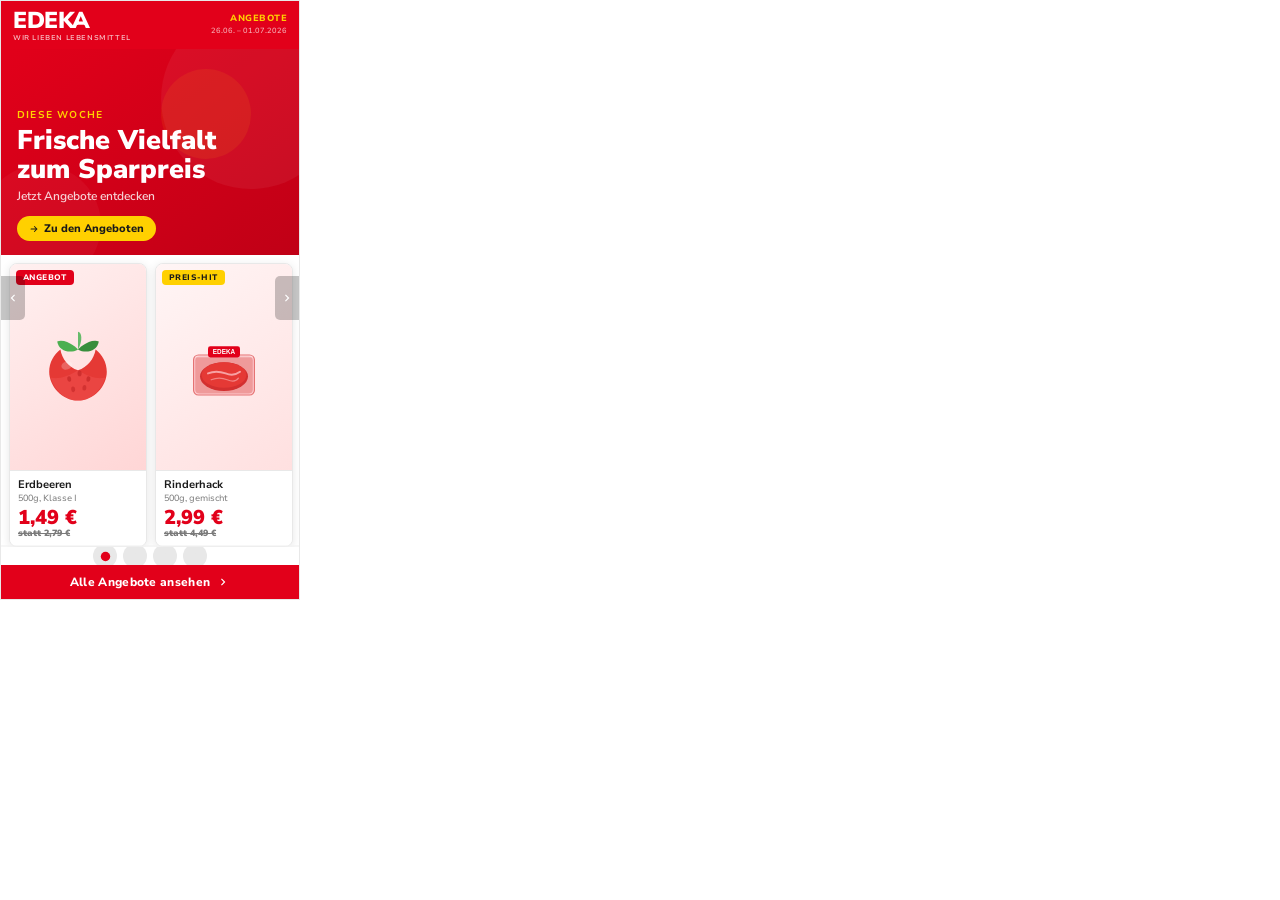
<file: edeka-content-engagement-300x600.html>
<!DOCTYPE html>
<html lang="de">
<head>
<meta charset="UTF-8">
<meta name="ad.size" content="width=300,height=600">
<meta name="ad.clickLabel" content="default">
<title>EDEKA – Aktuelle Angebote</title>
<style>
@import url('https://fonts.googleapis.com/css2?family=Nunito+Sans:ital,opsz,wght@0,6..12,400;0,6..12,600;0,6..12,700;0,6..12,800;0,6..12,900;1,6..12,400&display=swap');

*,*::before,*::after{box-sizing:border-box;margin:0;padding:0}

:root{
  --red:#E2001A;
  --red-dark:#C00016;
  --yellow:#FFD000;
  --dark:#1A1A1A;
  --white:#FFFFFF;
  --light:#F7F7F7;
  --gray:#7A7A7A;
  --border:#E8E8E8;
  --font:'Nunito Sans',-apple-system,BlinkMacSystemFont,'Segoe UI',Arial,sans-serif;
  --radius:8px;
  --shadow:0 2px 10px rgba(0,0,0,.10);
}

html,body{width:300px;height:600px;overflow:hidden;background:#fff;}

body{
  font-family:var(--font);
  -webkit-font-smoothing:antialiased;
  -moz-osx-font-smoothing:grayscale;
  user-select:none;
  -webkit-user-select:none;
}

#ad{
  position:relative;
  width:300px;height:600px;
  overflow:hidden;
  display:flex;
  flex-direction:column;
  border:1px solid var(--border);
  background:var(--white);
}

/* ── HEADER ── */
#hdr{
  height:48px;
  background:var(--red);
  flex-shrink:0;
  display:flex;
  align-items:center;
  justify-content:space-between;
  padding:0 12px;
  z-index:20;
}

.logo-block{display:flex;flex-direction:column;gap:1px;}
.logo-name{
  font-size:23px;font-weight:900;color:var(--white);
  letter-spacing:-0.5px;line-height:1;
}
.logo-sub{font-size:7px;color:rgba(255,255,255,.78);font-weight:600;text-transform:uppercase;letter-spacing:.6px;}

.hdr-right{text-align:right;}
.hdr-label{font-size:9px;color:var(--yellow);font-weight:800;text-transform:uppercase;letter-spacing:.5px;line-height:1;}
.hdr-dates{font-size:7.5px;color:rgba(255,255,255,.68);margin-top:2px;font-weight:500;}

/* ── SLIDE VIEWPORT ── */
#viewport{
  flex:1;
  position:relative;
  overflow:hidden;
}

#track{
  display:flex;
  height:100%;
  will-change:transform;
  transition:transform 380ms cubic-bezier(.25,.46,.45,.94);
}
@media(prefers-reduced-motion:reduce){
  #track{transition:none;}
  .hero-week,.hero-h1,.hero-sub,.hero-badge-row,.hcard{animation:none!important;opacity:1!important;transform:none!important;}
}

.slide{flex:0 0 300px;height:100%;overflow:hidden;position:relative;}

/* ── SLIDE 1: HERO ── */
#s1{display:flex;flex-direction:column;background:var(--white);}

.hero-banner{
  height:206px;flex-shrink:0;
  background:linear-gradient(145deg,var(--red) 0%,var(--red-dark) 100%);
  position:relative;overflow:hidden;
  display:flex;flex-direction:column;justify-content:flex-end;
  padding:16px 16px 14px;
}
.hb-circle1{
  position:absolute;top:-40px;right:-40px;
  width:180px;height:180px;border-radius:50%;
  background:rgba(255,255,255,.055);
}
.hb-circle2{
  position:absolute;top:20px;right:50px;
  width:90px;height:90px;border-radius:50%;
  background:rgba(255,208,0,.08);
}
.hb-circle3{
  position:absolute;bottom:-30px;left:-20px;
  width:120px;height:120px;border-radius:50%;
  background:rgba(255,255,255,.04);
}

.hero-week{
  font-size:10px;font-weight:700;color:var(--yellow);letter-spacing:1.2px;text-transform:uppercase;
  opacity:0;animation:fadeUp .4s ease .1s forwards;position:relative;z-index:1;
}
.hero-h1{
  font-size:27px;font-weight:900;color:var(--white);line-height:1.05;margin-top:5px;
  opacity:0;animation:fadeUp .45s ease .28s forwards;position:relative;z-index:1;
}
.hero-sub{
  font-size:12px;font-weight:600;color:rgba(255,255,255,.82);margin-top:4px;
  opacity:0;animation:fadeUp .4s ease .45s forwards;position:relative;z-index:1;
}
.hero-badge-row{
  margin-top:12px;position:relative;z-index:1;
  opacity:0;animation:fadeUp .4s ease .6s forwards;
  display:flex;align-items:center;gap:8px;
}
.hbadge{
  display:inline-flex;align-items:center;gap:5px;
  background:var(--yellow);color:var(--dark);
  font-size:11px;font-weight:800;padding:5px 12px;border-radius:20px;
  cursor:pointer;transition:transform .15s ease,box-shadow .15s ease;
}
.hbadge:hover{transform:scale(1.03);box-shadow:0 2px 10px rgba(255,208,0,.4);}
.hbadge svg{flex-shrink:0;}

.hero-products{
  flex:1;display:flex;gap:8px;padding:8px 8px 0;min-height:0;
}

.hcard{
  flex:1;background:var(--white);border-radius:var(--radius);
  overflow:hidden;cursor:pointer;display:flex;flex-direction:column;
  box-shadow:var(--shadow);border:1px solid var(--border);
  transition:transform .15s ease;
  opacity:0;animation:fadeUp .45s ease .8s forwards;
}
.hcard:nth-child(2){animation-delay:.95s;}
.hcard:hover{transform:translateY(-2px);}

.hcard-img{
  flex:1;position:relative;overflow:hidden;min-height:0;
  display:flex;align-items:center;justify-content:center;
}
.hcard-badge{
  position:absolute;top:6px;left:6px;z-index:2;
  font-size:8px;font-weight:800;letter-spacing:.4px;text-transform:uppercase;
  padding:2px 7px;border-radius:4px;
  background:var(--red);color:var(--white);
}
.hcard-badge.y{background:var(--yellow);color:var(--dark);}

.hcard-info{
  padding:7px 8px 8px;
  border-top:1px solid var(--border);
  background:var(--white);
  flex-shrink:0;
}
.hcard-name{font-size:11px;font-weight:700;color:var(--dark);line-height:1.2;}
.hcard-pack{font-size:9px;color:var(--gray);margin-top:1px;}
.hcard-price{font-size:20px;font-weight:900;color:var(--red);line-height:1;margin-top:4px;}
.hcard-old{display:block;font-size:9px;color:var(--gray);text-decoration:line-through;margin-top:1px;}

/* ── PRODUCT SLIDES (2-4) ── */
.pslide{display:flex;flex-direction:column;background:var(--white);}

.cat-hdr{
  height:44px;flex-shrink:0;
  display:flex;align-items:center;gap:10px;padding:0 14px;
}
.cat-icon{width:22px;height:22px;fill:var(--white);}
.cat-label{font-size:14px;font-weight:800;color:var(--white);}

.pgrid{
  flex:1;
  display:grid;
  grid-template-columns:1fr 1fr;
  grid-template-rows:1fr 1fr;
  gap:5px;padding:5px;
  min-height:0;
}

.pcard{
  background:var(--light);border-radius:var(--radius);
  overflow:hidden;cursor:pointer;
  display:flex;flex-direction:column;
  border:1px solid var(--border);
  transition:transform .15s ease;
}
.pcard:hover{transform:scale(1.015);}

.pcard-img{
  flex:1;position:relative;
  display:flex;align-items:center;justify-content:center;
  overflow:hidden;min-height:0;
}
.pbadge{
  position:absolute;top:5px;left:5px;z-index:2;
  font-size:7.5px;font-weight:800;letter-spacing:.3px;text-transform:uppercase;
  padding:2px 5px;border-radius:3px;
  background:var(--red);color:var(--white);
}
.pbadge.y{background:var(--yellow);color:var(--dark);}

.pcard-info{
  padding:5px 7px 7px;
  background:var(--white);
  border-top:1px solid var(--border);
  flex-shrink:0;
}
.pcard-name{font-size:10px;font-weight:700;color:var(--dark);line-height:1.2;}
.pcard-pack{font-size:8.5px;color:var(--gray);margin-top:1px;}
.pcard-price{
  font-size:16px;font-weight:900;color:var(--red);line-height:1;margin-top:3px;
  display:flex;align-items:baseline;gap:4px;
}
.pcard-old{font-size:8.5px;color:var(--gray);text-decoration:line-through;font-weight:500;}

/* ── NAV ARROWS ── */
.arrow{
  position:absolute;top:50%;transform:translateY(-50%);
  width:24px;height:44px;z-index:15;
  background:rgba(0,0,0,.22);border:none;cursor:pointer;
  display:flex;align-items:center;justify-content:center;
  transition:background .2s;
  -webkit-tap-highlight-color:transparent;
}
.arrow:hover{background:rgba(0,0,0,.38);}
#prev-btn{left:0;border-radius:0 5px 5px 0;}
#next-btn{right:0;border-radius:5px 0 0 5px;}
.arrow svg{width:14px;height:14px;fill:var(--white);}

/* ── PROGRESS BAR ── */
#prog-wrap{position:absolute;bottom:0;left:0;right:0;height:2px;background:rgba(0,0,0,.08);z-index:8;}
#prog-bar{height:100%;background:rgba(255,255,255,.6);width:0;}

/* ── DOT NAV ── */
#dots{
  height:18px;flex-shrink:0;
  display:flex;align-items:center;justify-content:center;gap:6px;
  background:var(--white);
}
.dot{
  width:7px;height:7px;border-radius:50%;background:var(--border);
  transition:background .3s,transform .3s;cursor:pointer;
  -webkit-tap-highlight-color:transparent;
  min-width:24px;min-height:24px; /* touch area */
  display:flex;align-items:center;justify-content:center;
}
.dot::after{
  content:'';width:7px;height:7px;border-radius:50%;
  background:var(--border);transition:background .3s,transform .3s;
}
.dot.active::after{background:var(--red);transform:scale(1.35);}

/* ── CTA BAR ── */
#cta{
  height:34px;flex-shrink:0;
  background:var(--red);
  display:flex;align-items:center;justify-content:center;gap:6px;
  cursor:pointer;transition:background .2s;
  -webkit-tap-highlight-color:transparent;
}
#cta:hover{background:var(--red-dark);}
#cta span{font-size:12px;font-weight:800;color:var(--white);letter-spacing:.3px;}
#cta svg{width:14px;height:14px;fill:var(--white);}

/* ── ANIMATIONS ── */
@keyframes fadeUp{
  from{opacity:0;transform:translateY(10px);}
  to{opacity:1;transform:translateY(0);}
}
</style>
</head>
<body>
<div id="ad">

  <!-- ════ HEADER ════ -->
  <div id="hdr">
    <div class="logo-block">
      <span class="logo-name">EDEKA</span>
      <span class="logo-sub">Wir lieben Lebensmittel</span>
    </div>
    <div class="hdr-right">
      <div class="hdr-label">Angebote</div>
      <div class="hdr-dates">26.06. – 01.07.2026</div>
    </div>
  </div>

  <!-- ════ SLIDE VIEWPORT ════ -->
  <div id="viewport">
    <div id="track">

      <!-- ── SLIDE 1: HERO ── -->
      <div class="slide" id="s1">

        <!-- Hero Banner -->
        <div class="hero-banner" onclick="ctaClick()">
          <div class="hb-circle1"></div>
          <div class="hb-circle2"></div>
          <div class="hb-circle3"></div>
          <div class="hero-week">Diese Woche</div>
          <div class="hero-h1">Frische Vielfalt<br>zum Sparpreis</div>
          <div class="hero-sub">Jetzt Angebote entdecken</div>
          <div class="hero-badge-row">
            <div class="hbadge" onclick="ctaClick()">
              <svg width="10" height="10" viewBox="0 0 24 24" fill="none"><path d="M5 12h14M13 6l6 6-6 6" stroke="#1A1A1A" stroke-width="2.5" stroke-linecap="round" stroke-linejoin="round"/></svg>
              Zu den Angeboten
            </div>
          </div>
        </div>

        <!-- Hero Products -->
        <div class="hero-products">

          <!-- Hero Card 1: Erdbeeren -->
          <div class="hcard" onclick="ctaClick()">
            <div class="hcard-img" style="background:linear-gradient(145deg,#fff0f0,#ffd6d6);">
              <div class="hcard-badge">Angebot</div>
              <!-- Strawberry SVG -->
              <svg width="80" height="80" viewBox="0 0 100 100" aria-hidden="true">
                <path d="M50 92 C30 92 14 74 14 56 C14 44 20 34 28 28 C30 40 38 50 50 54 C62 50 70 40 72 28 C80 34 86 44 86 56 C86 74 70 92 50 92Z" fill="#e53935"/>
                <path d="M50 92 C34 92 20 78 16 63 C24 66 38 62 50 54 C62 62 76 66 84 63 C80 78 66 92 50 92Z" fill="#ef5350" opacity=".5"/>
                <!-- seeds -->
                <ellipse cx="39" cy="65" rx="2.5" ry="3.5" fill="#c62828" opacity=".75" transform="rotate(-10 39 65)"/>
                <ellipse cx="52" cy="58" rx="2.5" ry="3.5" fill="#c62828" opacity=".75"/>
                <ellipse cx="63" cy="65" rx="2.5" ry="3.5" fill="#c62828" opacity=".75" transform="rotate(10 63 65)"/>
                <ellipse cx="44" cy="78" rx="2.5" ry="3.5" fill="#c62828" opacity=".65" transform="rotate(-5 44 78)"/>
                <ellipse cx="58" cy="76" rx="2.5" ry="3.5" fill="#c62828" opacity=".65" transform="rotate(5 58 76)"/>
                <!-- calyx/leaves -->
                <path d="M50 28 C50 28 36 14 24 18 C26 30 40 34 50 28Z" fill="#4caf50"/>
                <path d="M50 28 C50 28 64 14 76 18 C74 30 60 34 50 28Z" fill="#388e3c"/>
                <path d="M50 28 C50 28 50 10 50 6 C55 6 56 18 50 28Z" fill="#66bb6a"/>
                <!-- shine -->
                <ellipse cx="36" cy="48" rx="7" ry="5" fill="rgba(255,255,255,.22)" transform="rotate(-20 36 48)"/>
              </svg>
            </div>
            <div class="hcard-info">
              <div class="hcard-name">Erdbeeren</div>
              <div class="hcard-pack">500g, Klasse I</div>
              <div class="hcard-price">1,49 €
                <span class="hcard-old">statt 2,79 €</span>
              </div>
            </div>
          </div>

          <!-- Hero Card 2: Rinderhack -->
          <div class="hcard" onclick="ctaClick()">
            <div class="hcard-img" style="background:linear-gradient(145deg,#fff5f5,#ffe0e0);">
              <div class="hcard-badge y">Preis-Hit</div>
              <!-- Hackfleisch / Meat package SVG -->
              <svg width="80" height="80" viewBox="0 0 100 100" aria-hidden="true">
                <!-- package outline -->
                <rect x="12" y="35" width="76" height="50" rx="6" fill="#ffcdd2" stroke="#e57373" stroke-width="1.5"/>
                <rect x="14" y="37" width="72" height="46" rx="5" fill="#ef9a9a"/>
                <!-- meat -->
                <ellipse cx="50" cy="62" rx="30" ry="18" fill="#d32f2f"/>
                <ellipse cx="50" cy="60" rx="28" ry="16" fill="#e53935"/>
                <!-- marbling -->
                <path d="M30 58 Q40 54 52 58 Q62 62 70 56" stroke="#ffcdd2" stroke-width="2.5" fill="none" stroke-linecap="round" opacity=".7"/>
                <path d="M34 66 Q44 62 54 66 Q64 70 68 64" stroke="#ffcdd2" stroke-width="1.5" fill="none" stroke-linecap="round" opacity=".5"/>
                <!-- tray rim shine -->
                <path d="M14 37 L86 37" stroke="rgba(255,255,255,.3)" stroke-width="2"/>
                <!-- "EDEKA" label on packaging -->
                <rect x="30" y="24" width="40" height="14" rx="3" fill="var(--red, #E2001A)"/>
                <text x="50" y="34" text-anchor="middle" font-family="sans-serif" font-size="8" font-weight="900" fill="#fff">EDEKA</text>
              </svg>
            </div>
            <div class="hcard-info">
              <div class="hcard-name">Rinderhack</div>
              <div class="hcard-pack">500g, gemischt</div>
              <div class="hcard-price">2,99 €
                <span class="hcard-old">statt 4,49 €</span>
              </div>
            </div>
          </div>

        </div>
      </div><!-- /s1 -->

      <!-- ── SLIDE 2: FRISCHE ── -->
      <div class="slide pslide" id="s2">
        <div class="cat-hdr" style="background:#2e7d32;">
          <!-- Leaf icon -->
          <svg class="cat-icon" viewBox="0 0 24 24" aria-hidden="true"><path d="M17 8C8 10 5.9 16.17 3.82 19.5 5.66 21.04 7.93 22 10.5 22c5.52 0 10-4.48 10-10C20.5 9.5 19 6 17 8z"/><path d="M3.82 19.5C4.5 16 7 12 12 12" fill="none" stroke="rgba(255,255,255,.65)" stroke-width="1.2" stroke-linecap="round"/></svg>
          <span class="cat-label">Frische Angebote</span>
        </div>
        <div class="pgrid">

          <!-- Rispentomaten -->
          <div class="pcard" onclick="ctaClick()">
            <div class="pcard-img" style="background:linear-gradient(145deg,#ffebee,#ffcdd2);">
              <div class="pbadge">Angebot</div>
              <svg width="60" height="60" viewBox="0 0 100 100" aria-hidden="true">
                <circle cx="50" cy="58" r="30" fill="#e53935"/>
                <circle cx="50" cy="56" r="28" fill="#f44336"/>
                <path d="M50 28 C52 18 56 14 54 9" stroke="#5d4037" stroke-width="2.5" fill="none" stroke-linecap="round"/>
                <path d="M54 20 C60 15 70 15 66 24 C62 29 56 27 54 20Z" fill="#4caf50"/>
                <path d="M50 28 C44 22 34 22 32 28 C36 34 46 34 50 28Z" fill="#66bb6a"/>
                <ellipse cx="40" cy="47" rx="7" ry="5" fill="rgba(255,255,255,.22)" transform="rotate(-20 40 47)"/>
              </svg>
            </div>
            <div class="pcard-info">
              <div class="pcard-name">Rispentomaten</div>
              <div class="pcard-pack">1 kg, Klasse I</div>
              <div class="pcard-price">0,99 € <span class="pcard-old">1,79 €</span></div>
            </div>
          </div>

          <!-- Paprika-Mix -->
          <div class="pcard" onclick="ctaClick()">
            <div class="pcard-img" style="background:linear-gradient(145deg,#fff3e0,#ffe0b2);">
              <div class="pbadge y">Neu</div>
              <svg width="60" height="60" viewBox="0 0 100 100" aria-hidden="true">
                <ellipse cx="34" cy="60" rx="16" ry="24" fill="#e53935" transform="rotate(-8 34 60)"/>
                <ellipse cx="50" cy="58" rx="16" ry="24" fill="#fdd835"/>
                <ellipse cx="66" cy="60" rx="16" ry="24" fill="#43a047" transform="rotate(8 66 60)"/>
                <path d="M34 36 C34 30 36 24 34 18" stroke="#2e7d32" stroke-width="2" fill="none" stroke-linecap="round"/>
                <path d="M50 34 C50 28 52 22 50 16" stroke="#33691e" stroke-width="2" fill="none" stroke-linecap="round"/>
                <path d="M66 36 C66 30 68 24 66 18" stroke="#1b5e20" stroke-width="2" fill="none" stroke-linecap="round"/>
              </svg>
            </div>
            <div class="pcard-info">
              <div class="pcard-name">Paprika-Mix</div>
              <div class="pcard-pack">3er Schale, 600g</div>
              <div class="pcard-price">0,99 € <span class="pcard-old">1,49 €</span></div>
            </div>
          </div>

          <!-- Champignons -->
          <div class="pcard" onclick="ctaClick()">
            <div class="pcard-img" style="background:linear-gradient(145deg,#fafafa,#ede7e0);">
              <div class="pbadge">Angebot</div>
              <svg width="60" height="60" viewBox="0 0 100 100" aria-hidden="true">
                <!-- mushroom cap -->
                <path d="M18 56 Q18 26 50 22 Q82 26 82 56Z" fill="#bcaaa4"/>
                <path d="M23 56 Q23 32 50 28 Q77 32 77 56Z" fill="#d7ccc8"/>
                <!-- stem -->
                <rect x="38" y="56" width="24" height="26" rx="5" fill="#efebe9"/>
                <!-- gills hint -->
                <path d="M23 56 L38 56 M77 56 L62 56" stroke="#8d6e63" stroke-width="1" opacity=".35"/>
                <!-- shine -->
                <ellipse cx="40" cy="38" rx="9" ry="6" fill="rgba(255,255,255,.25)" transform="rotate(-15 40 38)"/>
              </svg>
            </div>
            <div class="pcard-info">
              <div class="pcard-name">Champignons</div>
              <div class="pcard-pack">400g, weiß</div>
              <div class="pcard-price">1,29 € <span class="pcard-old">1,99 €</span></div>
            </div>
          </div>

          <!-- Äpfel -->
          <div class="pcard" onclick="ctaClick()">
            <div class="pcard-img" style="background:linear-gradient(145deg,#f1f8e9,#dcedc8);">
              <svg width="60" height="60" viewBox="0 0 100 100" aria-hidden="true">
                <path d="M50 32 C30 32 16 46 18 64 C20 80 34 90 50 90 C66 90 80 80 82 64 C84 46 70 32 50 32Z" fill="#ef5350"/>
                <path d="M50 32 C38 32 26 42 24 58 C30 58 40 52 50 52Z" fill="#e53935" opacity=".45"/>
                <path d="M50 32 C52 22 56 17 54 11" stroke="#5d4037" stroke-width="2.5" fill="none" stroke-linecap="round"/>
                <path d="M54 20 C60 14 72 14 68 24 C64 30 56 27 54 20Z" fill="#66bb6a"/>
                <ellipse cx="38" cy="52" rx="8" ry="5" fill="rgba(255,255,255,.25)" transform="rotate(-20 38 52)"/>
              </svg>
            </div>
            <div class="pcard-info">
              <div class="pcard-name">Äpfel Gala</div>
              <div class="pcard-pack">1,5 kg, Klasse I</div>
              <div class="pcard-price">1,99 €</div>
            </div>
          </div>

        </div>
      </div><!-- /s2 -->

      <!-- ── SLIDE 3: FLEISCH & FISCH ── -->
      <div class="slide pslide" id="s3">
        <div class="cat-hdr" style="background:#b71c1c;">
          <!-- Grill/meat icon -->
          <svg class="cat-icon" viewBox="0 0 24 24" aria-hidden="true"><path d="M11.5 2C6.81 2 3 5.81 3 10.5S6.81 19 11.5 19h.5v3h-4v2h10v-2h-4v-3h.5c4.69 0 8.5-3.81 8.5-8.5S16.19 2 11.5 2zm2.5 11H9v-2h5v2zm0-4H9V7h5v2z"/></svg>
          <span class="cat-label">Fleisch &amp; Fisch</span>
        </div>
        <div class="pgrid">

          <!-- Hähnchenbrust -->
          <div class="pcard" onclick="ctaClick()">
            <div class="pcard-img" style="background:linear-gradient(145deg,#fff8e1,#ffecb3);">
              <div class="pbadge">Angebot</div>
              <svg width="60" height="60" viewBox="0 0 100 100" aria-hidden="true">
                <!-- tray -->
                <rect x="12" y="50" width="76" height="36" rx="5" fill="#ffe0b2" stroke="#ffb74d" stroke-width="1.5"/>
                <!-- chicken breast shape -->
                <path d="M25 72 Q22 42 46 34 Q72 30 78 52 Q82 68 64 78 Q44 84 25 72Z" fill="#f9a825"/>
                <path d="M28 70 Q26 46 48 38 Q70 34 75 54 Q78 68 62 76 Q42 80 28 70Z" fill="#fbc02d"/>
                <path d="M38 50 Q52 46 64 54" stroke="#f57f17" stroke-width="1.5" fill="none" opacity=".5"/>
                <path d="M36 62 Q50 58 62 64" stroke="#f57f17" stroke-width="1.5" fill="none" opacity=".5"/>
              </svg>
            </div>
            <div class="pcard-info">
              <div class="pcard-name">Hähnchenbrust</div>
              <div class="pcard-pack">500g, frisch</div>
              <div class="pcard-price">2,99 € <span class="pcard-old">4,49 €</span></div>
            </div>
          </div>

          <!-- Lachsfilet -->
          <div class="pcard" onclick="ctaClick()">
            <div class="pcard-img" style="background:linear-gradient(145deg,#e3f2fd,#bbdefb);">
              <div class="pbadge y">Top</div>
              <svg width="60" height="60" viewBox="0 0 100 100" aria-hidden="true">
                <!-- fish body -->
                <path d="M14 54 Q14 38 52 36 Q82 36 90 50 Q90 62 78 68 Q52 78 14 66Z" fill="#ff8a65"/>
                <!-- belly -->
                <path d="M20 62 Q20 50 52 48 Q80 48 86 58 Q80 66 56 72 Q30 76 20 62Z" fill="#ffccbc"/>
                <!-- tail fin -->
                <path d="M14 54 C4 46 1 36 10 33 C12 44 14 54 14 54Z" fill="#f4511e"/>
                <path d="M14 66 C4 74 1 80 10 82 C12 74 14 66 14 66Z" fill="#f4511e"/>
                <!-- eye -->
                <circle cx="78" cy="48" r="3.5" fill="#1a1a1a"/>
                <circle cx="79" cy="47" r="1.2" fill="#fff"/>
                <!-- dorsal fin -->
                <path d="M52 36 C54 26 62 22 68 28 C64 34 58 36 52 36Z" fill="#e64a19"/>
                <!-- scales hint -->
                <path d="M40 52 Q50 48 60 52" stroke="rgba(255,255,255,.3)" stroke-width="1.5" fill="none"/>
              </svg>
            </div>
            <div class="pcard-info">
              <div class="pcard-name">Lachsfilet</div>
              <div class="pcard-pack">300g, atlantisch</div>
              <div class="pcard-price">3,99 € <span class="pcard-old">5,99 €</span></div>
            </div>
          </div>

          <!-- Rumpsteak -->
          <div class="pcard" onclick="ctaClick()">
            <div class="pcard-img" style="background:linear-gradient(145deg,#fce4ec,#f8bbd0);">
              <div class="pbadge">Angebot</div>
              <svg width="60" height="60" viewBox="0 0 100 100" aria-hidden="true">
                <!-- steak -->
                <path d="M18 68 Q16 40 40 28 Q68 22 82 40 Q90 56 78 72 Q62 84 36 82 Q20 80 18 68Z" fill="#c62828"/>
                <path d="M22 66 Q20 42 42 32 Q66 26 80 44 Q86 58 76 70 Q60 80 38 79 Q23 77 22 66Z" fill="#e53935"/>
                <!-- fat edge -->
                <path d="M22 38 Q38 26 58 26 Q72 26 80 36" stroke="#fff9c4" stroke-width="5" fill="none" stroke-linecap="round" opacity=".6"/>
                <!-- marbling -->
                <path d="M34 54 Q46 48 58 54" stroke="#ffcdd2" stroke-width="2" fill="none" stroke-linecap="round" opacity=".7"/>
                <path d="M38 64 Q50 59 62 64" stroke="#ffcdd2" stroke-width="1.5" fill="none" stroke-linecap="round" opacity=".55"/>
              </svg>
            </div>
            <div class="pcard-info">
              <div class="pcard-name">Rumpsteak</div>
              <div class="pcard-pack">2×180g, Premium</div>
              <div class="pcard-price">5,99 € <span class="pcard-old">8,99 €</span></div>
            </div>
          </div>

          <!-- Garnelen -->
          <div class="pcard" onclick="ctaClick()">
            <div class="pcard-img" style="background:linear-gradient(145deg,#f3e5f5,#e1bee7);">
              <svg width="60" height="60" viewBox="0 0 100 100" aria-hidden="true">
                <!-- shrimp curved body -->
                <path d="M58 20 C70 22 80 34 76 48 C72 60 60 66 50 62 C42 58 40 48 46 44 C52 40 58 44 56 50 C54 54 50 54 48 52" stroke="#ef5350" stroke-width="7" fill="none" stroke-linecap="round"/>
                <path d="M58 20 C70 22 80 34 76 48 C72 60 60 66 50 62 C42 58 40 48 46 44 C52 40 58 44 56 50 C54 54 50 54 48 52" stroke="#ffcdd2" stroke-width="4" fill="none" stroke-linecap="round" opacity=".6"/>
                <!-- head -->
                <circle cx="60" cy="22" r="9" fill="#f44336"/>
                <circle cx="64" cy="19" r="3.5" fill="#c62828"/>
                <!-- antennae -->
                <path d="M66 16 C72 10 80 8 82 12" stroke="#ef5350" stroke-width="1.5" fill="none" stroke-linecap="round"/>
                <path d="M63 14 C66 8 70 6 72 4" stroke="#ef5350" stroke-width="1.5" fill="none" stroke-linecap="round"/>
              </svg>
            </div>
            <div class="pcard-info">
              <div class="pcard-name">Cocktailgarnelen</div>
              <div class="pcard-pack">250g, TK</div>
              <div class="pcard-price">4,49 € <span class="pcard-old">6,99 €</span></div>
            </div>
          </div>

        </div>
      </div><!-- /s3 -->

      <!-- ── SLIDE 4: FRÜHSTÜCK & MEHR ── -->
      <div class="slide pslide" id="s4">
        <div class="cat-hdr" style="background:#1565c0;">
          <!-- Breakfast/dairy icon -->
          <svg class="cat-icon" viewBox="0 0 24 24" aria-hidden="true"><path d="M18.5 3H6c-1.1 0-2 .9-2 2v5.71c0 3.83 2.95 7.18 6.78 7.29 3.96.12 7.22-3.06 7.22-7v-1h.5c1.93 0 3.5-1.57 3.5-3.5S20.43 3 18.5 3zm0 5H17V5h1.5c.83 0 1.5.67 1.5 1.5S19.33 8 18.5 8zM4 19h16v2H4v-2z"/></svg>
          <span class="cat-label">Frühstück &amp; Mehr</span>
        </div>
        <div class="pgrid">

          <!-- Vollmilch -->
          <div class="pcard" onclick="ctaClick()">
            <div class="pcard-img" style="background:linear-gradient(145deg,#e3f2fd,#e8eaf6);">
              <div class="pbadge">Angebot</div>
              <svg width="50" height="62" viewBox="0 0 80 100" aria-hidden="true">
                <!-- milk carton body -->
                <rect x="10" y="32" width="60" height="62" rx="4" fill="#e8f4f8" stroke="#90caf9" stroke-width="1.5"/>
                <!-- gable top -->
                <path d="M10 32 L10 20 L24 8 L56 8 L70 20 L70 32Z" fill="#E2001A"/>
                <!-- cap -->
                <rect x="26" y="4" width="28" height="8" rx="4" fill="#c00016"/>
                <!-- label -->
                <rect x="14" y="44" width="52" height="38" rx="2" fill="#fff" opacity=".85"/>
                <text x="40" y="62" text-anchor="middle" font-size="9.5" font-weight="900" fill="#E2001A" font-family="Arial,sans-serif">EDEKA</text>
                <text x="40" y="74" text-anchor="middle" font-size="7.5" fill="#1565c0" font-weight="700" font-family="Arial,sans-serif">Vollmilch</text>
                <text x="40" y="84" text-anchor="middle" font-size="6.5" fill="#555" font-family="Arial,sans-serif">3,5% Fett</text>
              </svg>
            </div>
            <div class="pcard-info">
              <div class="pcard-name">Vollmilch</div>
              <div class="pcard-pack">1L, 3,5% Fett</div>
              <div class="pcard-price">0,79 € <span class="pcard-old">1,09 €</span></div>
            </div>
          </div>

          <!-- Gouda -->
          <div class="pcard" onclick="ctaClick()">
            <div class="pcard-img" style="background:linear-gradient(145deg,#fffde7,#fff9c4);">
              <div class="pbadge y">Preis-Hit</div>
              <svg width="60" height="60" viewBox="0 0 100 100" aria-hidden="true">
                <!-- cheese wedge -->
                <path d="M50 78 L12 46 Q12 22 50 18 Q88 22 88 46Z" fill="#fdd835"/>
                <path d="M50 78 L12 46 Q12 32 50 28 Q88 32 88 46Z" fill="#ffee58"/>
                <path d="M50 78 L12 46" stroke="#f9a825" stroke-width="2.5"/>
                <path d="M50 78 L88 46" stroke="#f9a825" stroke-width="2.5"/>
                <!-- holes -->
                <circle cx="40" cy="50" r="5" fill="#f9a825"/>
                <circle cx="58" cy="42" r="4" fill="#f9a825"/>
                <circle cx="68" cy="56" r="4.5" fill="#f9a825"/>
                <circle cx="34" cy="62" r="3" fill="#f9a825"/>
                <!-- rind highlight -->
                <path d="M12 46 Q50 18 88 46" stroke="rgba(255,255,255,.3)" stroke-width="2" fill="none"/>
              </svg>
            </div>
            <div class="pcard-info">
              <div class="pcard-name">Gouda Scheiben</div>
              <div class="pcard-pack">400g, jung</div>
              <div class="pcard-price">1,99 € <span class="pcard-old">2,79 €</span></div>
            </div>
          </div>

          <!-- Toastbrot -->
          <div class="pcard" onclick="ctaClick()">
            <div class="pcard-img" style="background:linear-gradient(145deg,#fff8e1,#ffecb3);">
              <div class="pbadge">Angebot</div>
              <svg width="60" height="60" viewBox="0 0 100 100" aria-hidden="true">
                <!-- loaf body -->
                <rect x="14" y="50" width="72" height="40" rx="5" fill="#a1600a"/>
                <rect x="16" y="52" width="68" height="36" rx="4" fill="#c17f3a"/>
                <!-- loaf top dome -->
                <path d="M14 50 Q50 16 86 50Z" fill="#d4956a"/>
                <path d="M16 50 Q50 20 84 50" stroke="#a1600a" stroke-width="1.5" fill="none"/>
                <!-- slices -->
                <line x1="44" y1="52" x2="44" y2="88" stroke="#a1600a" stroke-width="1.5" opacity=".35"/>
                <line x1="66" y1="52" x2="66" y2="88" stroke="#a1600a" stroke-width="1.5" opacity=".35"/>
                <!-- sheen -->
                <path d="M22 40 Q50 18 78 40" stroke="rgba(255,255,255,.18)" stroke-width="3" fill="none"/>
              </svg>
            </div>
            <div class="pcard-info">
              <div class="pcard-name">Toastbrot</div>
              <div class="pcard-pack">500g, Weizen</div>
              <div class="pcard-price">0,99 € <span class="pcard-old">1,29 €</span></div>
            </div>
          </div>

          <!-- Bio Joghurt -->
          <div class="pcard" onclick="ctaClick()">
            <div class="pcard-img" style="background:linear-gradient(145deg,#f9fbe7,#f0f4c3);">
              <svg width="50" height="62" viewBox="0 0 80 100" aria-hidden="true">
                <!-- yogurt cup shape -->
                <path d="M14 28 L22 88 L58 88 L66 28Z" fill="#c5e1a5" stroke="#aed581" stroke-width="1.5"/>
                <path d="M16 30 L24 84 L56 84 L64 30Z" fill="#dcedc8"/>
                <!-- lid/foil -->
                <ellipse cx="40" cy="28" rx="26" ry="8" fill="#8bc34a"/>
                <ellipse cx="40" cy="27" rx="24" ry="7" fill="#aed581"/>
                <!-- pull tab -->
                <path d="M56 26 C62 22 66 20 66 24 C66 27 62 28 56 27Z" fill="#8bc34a"/>
                <!-- label -->
                <rect x="20" y="40" width="40" height="32" rx="2" fill="#fff" opacity=".75"/>
                <text x="40" y="53" text-anchor="middle" font-size="6.5" font-weight="900" fill="#33691e" font-family="Arial,sans-serif">EDEKA Bio</text>
                <text x="40" y="63" text-anchor="middle" font-size="6" fill="#555" font-family="Arial,sans-serif">Joghurt Natur</text>
              </svg>
            </div>
            <div class="pcard-info">
              <div class="pcard-name">Bio Joghurt</div>
              <div class="pcard-pack">500g, Natur</div>
              <div class="pcard-price">0,89 € <span class="pcard-old">1,19 €</span></div>
            </div>
          </div>

        </div>
      </div><!-- /s4 -->

    </div><!-- /track -->

    <!-- ── ARROWS ── -->
    <button id="prev-btn" class="arrow" aria-label="Vorherige Seite">
      <svg viewBox="0 0 24 24"><path d="M15.41 7.41L14 6l-6 6 6 6 1.41-1.41L10.83 12z"/></svg>
    </button>
    <button id="next-btn" class="arrow" aria-label="Nächste Seite">
      <svg viewBox="0 0 24 24"><path d="M10 6L8.59 7.41 13.17 12l-4.58 4.59L10 18l6-6z"/></svg>
    </button>

    <!-- ── AUTOPLAY PROGRESS ── -->
    <div id="prog-wrap"><div id="prog-bar"></div></div>

  </div><!-- /viewport -->

  <!-- ── DOT NAVIGATION ── -->
  <div id="dots" role="tablist" aria-label="Slide-Navigation">
    <div class="dot active" role="tab" aria-selected="true"  aria-label="Slide 1" data-i="0" tabindex="0"></div>
    <div class="dot"        role="tab" aria-selected="false" aria-label="Slide 2" data-i="1" tabindex="0"></div>
    <div class="dot"        role="tab" aria-selected="false" aria-label="Slide 3" data-i="2" tabindex="0"></div>
    <div class="dot"        role="tab" aria-selected="false" aria-label="Slide 4" data-i="3" tabindex="0"></div>
  </div>

  <!-- ── CTA BAR ── -->
  <div id="cta" role="link" tabindex="0" aria-label="Alle EDEKA-Angebote ansehen">
    <span>Alle Angebote ansehen</span>
    <svg viewBox="0 0 24 24"><path d="M10 6L8.59 7.41 13.17 12l-4.58 4.59L10 18l6-6z"/></svg>
  </div>

</div><!-- /ad -->

<script>
(function() {
  'use strict';

  /* ── GAM Click Tag ── */
  var clickTag = "%%CLICK_URL_UNESC%%https://www.edeka.de/angebote/";
  /* Local preview fallback: wenn Macro nicht ersetzt wurde */
  if (clickTag.indexOf('%%') !== -1) {
    clickTag = "https://www.edeka.de/angebote/";
  }

  function ctaClick() {
    window.open(clickTag, '_blank');
  }
  window.ctaClick = ctaClick;

  /* ── State ── */
  var TOTAL = 4;
  var DURATION = 4500; /* ms pro Slide */
  var current = 0;
  var isPaused = false;
  var autoTimer = null;
  var resumeTimer = null;
  var progAnim = null;

  /* ── DOM refs ── */
  var track   = document.getElementById('track');
  var dots    = document.querySelectorAll('.dot');
  var progBar = document.getElementById('prog-bar');
  var cta     = document.getElementById('cta');

  /* ── Slide navigation ── */
  function goTo(idx) {
    current = ((idx % TOTAL) + TOTAL) % TOTAL;
    track.style.transform = 'translateX(' + (-300 * current) + 'px)';
    dots.forEach(function(d, i) {
      var active = i === current;
      d.classList.toggle('active', active);
      d.setAttribute('aria-selected', active ? 'true' : 'false');
    });
    startProgress();
  }

  /* ── Progress bar ── */
  function startProgress() {
    if (progAnim) clearTimeout(progAnim);
    progBar.style.transition = 'none';
    progBar.style.width = '0%';
    /* force reflow */
    void progBar.offsetWidth;
    progBar.style.transition = 'width ' + DURATION + 'ms linear';
    progBar.style.width = '100%';
  }

  function pauseProgress() {
    var style = window.getComputedStyle(progBar);
    var cur = parseFloat(style.width) / 300 * 100; /* 300px = full width */
    progBar.style.transition = 'none';
    progBar.style.width = cur + '%';
  }

  /* ── Autoplay ── */
  function startAutoPlay() {
    clearInterval(autoTimer);
    autoTimer = setInterval(function() {
      if (!isPaused) goTo(current + 1);
    }, DURATION);
  }

  function pauseAutoPlay(resumeAfter) {
    isPaused = true;
    pauseProgress();
    clearTimeout(resumeTimer);
    resumeTimer = setTimeout(function() {
      isPaused = false;
      startProgress();
    }, resumeAfter || 5000);
  }

  /* ── Arrow buttons ── */
  document.getElementById('prev-btn').addEventListener('click', function(e) {
    e.stopPropagation();
    pauseAutoPlay(5000);
    goTo(current - 1);
  });
  document.getElementById('next-btn').addEventListener('click', function(e) {
    e.stopPropagation();
    pauseAutoPlay(5000);
    goTo(current + 1);
  });

  /* ── Dot buttons ── */
  dots.forEach(function(d) {
    d.addEventListener('click', function(e) {
      e.stopPropagation();
      pauseAutoPlay(5000);
      goTo(parseInt(d.getAttribute('data-i'), 10));
    });
    d.addEventListener('keydown', function(e) {
      if (e.key === 'Enter' || e.key === ' ') {
        e.preventDefault();
        d.click();
      }
    });
  });

  /* ── CTA bar ── */
  cta.addEventListener('click', ctaClick);
  cta.addEventListener('keydown', function(e) {
    if (e.key === 'Enter') ctaClick();
  });

  /* ── Touch / Swipe ── */
  var touchX = 0, touchY = 0, isDrag = false, dragAxis = null;

  track.addEventListener('touchstart', function(e) {
    touchX = e.touches[0].clientX;
    touchY = e.touches[0].clientY;
    isDrag = false;
    dragAxis = null;
  }, {passive: true});

  track.addEventListener('touchmove', function(e) {
    if (dragAxis === null) {
      var dx = Math.abs(e.touches[0].clientX - touchX);
      var dy = Math.abs(e.touches[0].clientY - touchY);
      dragAxis = dx > dy ? 'x' : 'y';
    }
    if (dragAxis === 'x') isDrag = true;
  }, {passive: true});

  track.addEventListener('touchend', function(e) {
    if (!isDrag) return;
    var dx = e.changedTouches[0].clientX - touchX;
    if (Math.abs(dx) > 40) {
      pauseAutoPlay(5000);
      dx < 0 ? goTo(current + 1) : goTo(current - 1);
    }
    isDrag = false;
  }, {passive: true});

  /* ── Mouse drag (desktop preview) ── */
  var mStartX = 0, mDown = false;

  track.addEventListener('mousedown', function(e) {
    mStartX = e.clientX;
    mDown = true;
  });
  track.addEventListener('mouseup', function(e) {
    if (!mDown) return;
    var dx = e.clientX - mStartX;
    if (Math.abs(dx) > 40) {
      pauseAutoPlay(5000);
      dx < 0 ? goTo(current + 1) : goTo(current - 1);
    }
    mDown = false;
  });
  track.addEventListener('mouseleave', function() { mDown = false; });

  /* ── Keyboard ── */
  document.addEventListener('keydown', function(e) {
    if (e.key === 'ArrowLeft')  { pauseAutoPlay(5000); goTo(current - 1); }
    if (e.key === 'ArrowRight') { pauseAutoPlay(5000); goTo(current + 1); }
  });

  /* ── Init ── */
  goTo(0);
  startAutoPlay();

}());
</script>
</body>
</html>
</file>
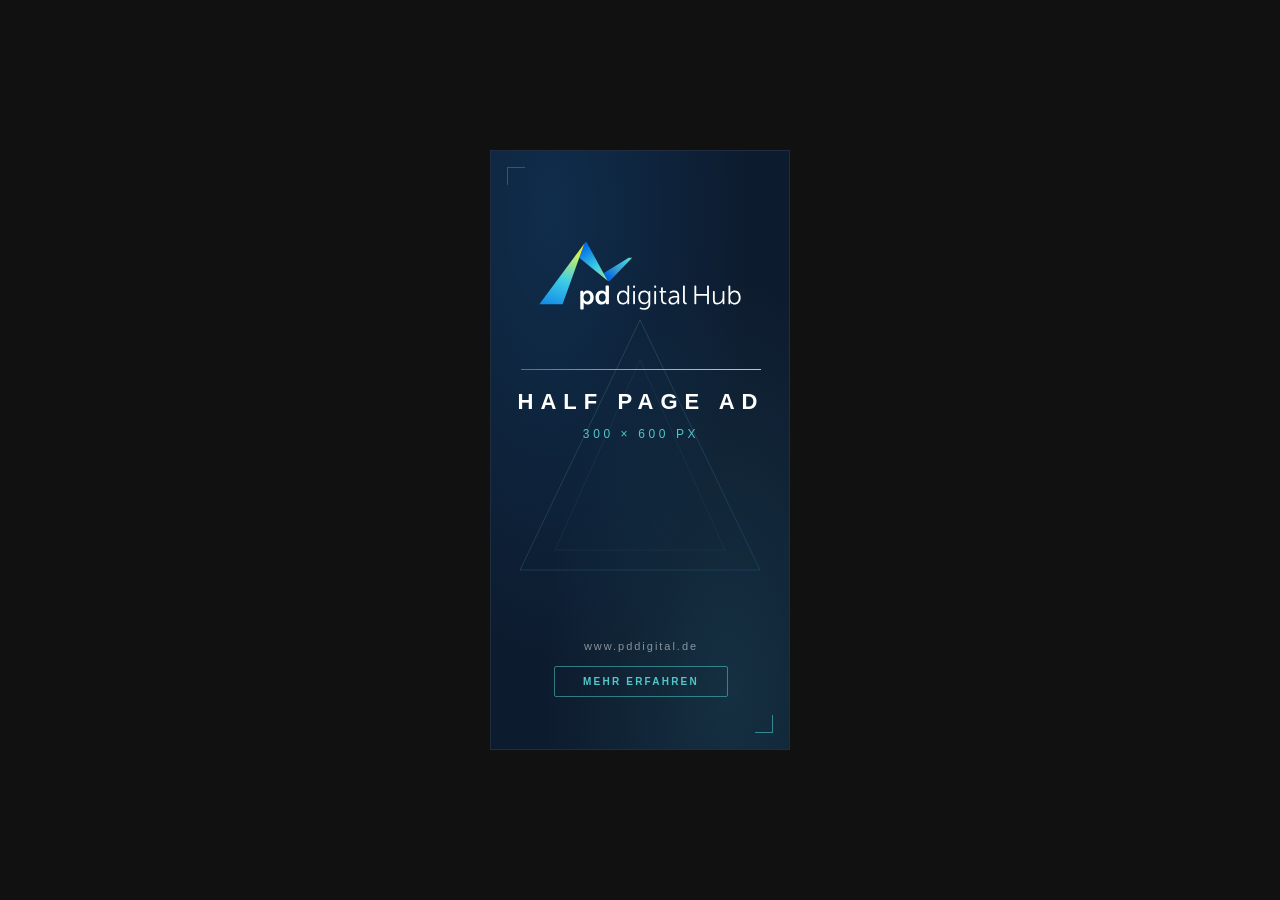
<file: clients/pd-digital/banners/half-page-ad-300x600.html>
<!DOCTYPE html>
<html lang="de">
<head>
  <meta charset="UTF-8">
  <meta name="viewport" content="width=device-width, initial-scale=1.0">
  <title>Half Page Ad – 300×600 | pd digital Hub</title>
  <style>
    * { margin: 0; padding: 0; box-sizing: border-box; }

    body {
      background: #111;
      display: flex;
      align-items: center;
      justify-content: center;
      min-height: 100vh;
      font-family: sans-serif;
    }

    .banner {
      position: relative;
      width: 300px;
      height: 600px;
      background: #0d1b2e;
      overflow: hidden;
      border: 1px solid rgba(255,255,255,0.08);
    }

    .bg-gradient {
      position: absolute;
      inset: 0;
      background:
        radial-gradient(ellipse at 20% 10%, rgba(26,127,212,0.18) 0%, transparent 60%),
        radial-gradient(ellipse at 80% 90%, rgba(79,200,200,0.12) 0%, transparent 55%);
      opacity: 0;
      animation: fadeIn 0.8s ease forwards;
    }

    .bg-geo {
      position: absolute;
      width: 320px;
      height: 320px;
      top: 50%;
      left: 50%;
      transform: translate(-50%, -50%) rotate(0deg);
      opacity: 0;
      animation: fadeIn 1.2s 0.4s ease forwards, slowRotate 28s 1.2s linear infinite;
    }

    .logo-wrap {
      position: absolute;
      top: 82px;
      left: 50%;
      transform: translateX(-50%) translateY(-18px);
      width: 220px;
      opacity: 0;
      animation: logoEnter 0.9s 0.8s cubic-bezier(0.22, 1, 0.36, 1) forwards;
    }

    .logo-wrap img, .logo-wrap svg {
      width: 100%;
      height: auto;
      display: block;
    }

    .divider {
      position: absolute;
      top: 218px;
      left: 30px;
      width: 0;
      height: 1px;
      background: linear-gradient(90deg, #1a7fd4, #4fc8c8, #b8e04a);
      animation: drawLine 0.5s 1.85s ease forwards;
    }

    .banner-name {
      position: absolute;
      top: 238px;
      left: 0;
      width: 300px;
      text-align: center;
      font-size: 22px;
      font-weight: 700;
      letter-spacing: 0.55em;
      color: #ffffff;
      text-transform: uppercase;
      opacity: 0;
      filter: blur(4px);
      animation: textReveal 0.8s 2.2s cubic-bezier(0.22, 1, 0.36, 1) forwards;
    }

    .dimensions {
      position: absolute;
      top: 276px;
      left: 0;
      width: 300px;
      text-align: center;
      font-size: 12px;
      font-weight: 400;
      letter-spacing: 0.3em;
      color: #4fc8c8;
      text-transform: uppercase;
      opacity: 0;
      animation: fadeSlideUp 0.6s 3.05s ease forwards;
    }

    .cta-wrap {
      position: absolute;
      bottom: 52px;
      left: 0;
      width: 300px;
      display: flex;
      flex-direction: column;
      align-items: center;
      gap: 14px;
      opacity: 0;
      animation: fadeSlideUp 0.7s 3.6s ease forwards;
    }

    .url-text {
      font-size: 11px;
      letter-spacing: 0.18em;
      color: rgba(255,255,255,0.5);
    }

    .cta-btn {
      display: inline-block;
      padding: 9px 28px;
      border: 1px solid rgba(79,200,200,0.55);
      border-radius: 2px;
      font-size: 10px;
      font-weight: 600;
      letter-spacing: 0.22em;
      color: #4fc8c8;
      text-transform: uppercase;
      animation: pulse 2.8s 4.4s ease-in-out infinite;
    }

    .corner-tl, .corner-br {
      position: absolute;
      width: 18px;
      height: 18px;
      opacity: 0;
      animation: fadeIn 0.6s 4.1s ease forwards;
    }

    .corner-tl {
      top: 16px; left: 16px;
      border-top: 1px solid rgba(26,127,212,0.6);
      border-left: 1px solid rgba(26,127,212,0.6);
    }

    .corner-br {
      bottom: 16px; right: 16px;
      border-bottom: 1px solid rgba(79,200,200,0.6);
      border-right: 1px solid rgba(79,200,200,0.6);
    }

    .scanline {
      position: absolute;
      left: 0;
      width: 100%;
      height: 1px;
      background: linear-gradient(90deg, transparent, rgba(79,200,200,0.15), transparent);
      top: -1px;
      animation: scan 6s 1s linear infinite;
    }

    @keyframes fadeIn    { to { opacity: 1; } }
    @keyframes logoEnter { to { opacity: 1; transform: translateX(-50%) translateY(0); } }
    @keyframes drawLine  { to { width: 240px; } }

    @keyframes textReveal {
      to { opacity: 1; filter: blur(0px); letter-spacing: 0.32em; }
    }

    @keyframes fadeSlideUp {
      from { opacity: 0; transform: translateY(10px); }
      to   { opacity: 1; transform: translateY(0); }
    }

    @keyframes pulse {
      0%,100% { box-shadow: 0 0 0 0 rgba(79,200,200,0); border-color: rgba(79,200,200,0.55); }
      50%      { box-shadow: 0 0 14px 2px rgba(79,200,200,0.18); border-color: rgba(79,200,200,0.9); }
    }

    @keyframes slowRotate {
      from { transform: translate(-50%,-50%) rotate(0deg); }
      to   { transform: translate(-50%,-50%) rotate(360deg); }
    }

    @keyframes scan {
      from { top: -1px; opacity: 0; }
      10%  { opacity: 1; }
      90%  { opacity: 1; }
      to   { top: 600px; opacity: 0; }
    }
  </style>
</head>
<body>

<div class="banner">

  <div class="bg-gradient"></div>

  <!-- Decorative rotating triangles (echo of logo shape) -->
  <div class="bg-geo">
    <svg viewBox="0 0 320 320" fill="none" xmlns="http://www.w3.org/2000/svg">
      <defs>
        <linearGradient id="geoGrad" x1="0" y1="0" x2="320" y2="320" gradientUnits="userSpaceOnUse">
          <stop offset="0%"   stop-color="#b8e04a"/>
          <stop offset="50%"  stop-color="#4fc8c8"/>
          <stop offset="100%" stop-color="#1a7fd4"/>
        </linearGradient>
      </defs>
      <polygon points="160,30 40,280 280,280"   stroke="url(#geoGrad)" stroke-width="0.8" fill="none" opacity="0.22"/>
      <polygon points="160,70 75,260 245,260"   stroke="url(#geoGrad)" stroke-width="0.5" fill="none" opacity="0.14"/>
    </svg>
  </div>

  <div class="scanline"></div>

  <!-- Logo -->
  <div class="logo-wrap">
    <svg version="1.1" id="pd_logos" xmlns="http://www.w3.org/2000/svg" xmlns:xlink="http://www.w3.org/1999/xlink" x="0px" y="0px"
	 viewBox="0 0 166.39 65.2" style="enable-background:new 0 0 166.39 65.2;" xml:space="preserve">
<style type="text/css">
	.st0{fill:url(#SVGID_1_);}
	.st1{fill:url(#SVGID_2_);}
	.st2{fill:url(#SVGID_3_);}
</style>
<g>
	<linearGradient id="SVGID_1_" gradientUnits="userSpaceOnUse" x1="84.782" y1="5.7049" x2="55.5431" y2="35.9557">
		<stop  offset="0.0186" style="stop-color:#FFDC00"/>
		<stop  offset="0.1653" style="stop-color:#C8F064"/>
		<stop  offset="0.4721" style="stop-color:#3DCDE6"/>
		<stop  offset="0.7099" style="stop-color:#3595D2"/>
		<stop  offset="0.8885" style="stop-color:#006CE5"/>
	</linearGradient>
	<path class="st0" d="M74.62,18.78L55.61,30.47l3.09,5.68c0.28,0.16,0.69,0.16,1,0.16c0.61,0,1.17-0.46,1.94-1.27l15.6-16.27H74.62z
		"/>
	<linearGradient id="SVGID_2_" gradientUnits="userSpaceOnUse" x1="66.0922" y1="48.2799" x2="38.8873" y2="11.4285">
		<stop  offset="0.0186" style="stop-color:#FFDC00"/>
		<stop  offset="0.2228" style="stop-color:#C8F064"/>
		<stop  offset="0.6044" style="stop-color:#3DCDE6"/>
		<stop  offset="1" style="stop-color:#006CE5"/>
	</linearGradient>
	<path class="st1" d="M43.32,7.87l15.38,28.29L37.23,18.78l3.92-10.91c0.36-0.48,0.65-0.78,1.1-0.78
		C42.81,7.09,43.04,7.44,43.32,7.87z"/>
	<linearGradient id="SVGID_3_" gradientUnits="userSpaceOnUse" x1="35.1623" y1="0.8092" x2="11.589" y2="65.5764">
		<stop  offset="0.0186" style="stop-color:#FFDC00"/>
		<stop  offset="0.2228" style="stop-color:#C8F064"/>
		<stop  offset="0.5274" style="stop-color:#3DCDE6"/>
		<stop  offset="1" style="stop-color:#006CE5"/>
	</linearGradient>
	<polygon class="st2" points="41.16,7.87 7.08,53.86 24.62,53.86 	"/>
	<g fill="#ffffff">
		<path d="M38.04,44.5c0-0.54,0.3-0.84,0.84-0.84h0.64c0.54,0,0.82,0.3,0.82,0.7v0.46c0,0.22-0.02,0.4-0.02,0.4h0.04
			c0,0,0.9-1.81,3.29-1.81c2.77,0,4.56,2.19,4.56,5.36c0,3.25-2.01,5.36-4.7,5.36c-2.13,0-2.95-1.57-2.95-1.57h-0.04
			c0,0,0.06,0.36,0.06,0.88v3.61c0,0.56-0.28,0.84-0.84,0.84h-0.86c-0.54,0-0.84-0.28-0.84-0.84V44.5z M43.06,51.99
			c1.41,0,2.57-1.14,2.57-3.17c0-1.95-1.04-3.21-2.53-3.21c-1.32,0-2.59,0.96-2.59,3.23C40.51,50.42,41.39,51.99,43.06,51.99z"/>
		<path d="M54.18,43.42c2.25,0,2.99,1.47,2.99,1.47h0.04c0,0-0.04-0.26-0.04-0.58v-3.81c0-0.54,0.28-0.84,0.82-0.84h0.88
			c0.54,0,0.82,0.3,0.82,0.84v12.57c0,0.56-0.28,0.84-0.82,0.84h-0.74c-0.54,0-0.82-0.26-0.82-0.76v-0.4c0-0.2,0.04-0.36,0.04-0.36
			h-0.04c0,0-0.86,1.77-3.21,1.77c-2.77,0-4.56-2.19-4.56-5.36C49.54,45.52,51.47,43.42,54.18,43.42z M54.66,51.99
			c1.32,0,2.57-0.96,2.57-3.23c0-1.59-0.82-3.15-2.55-3.15c-1.39,0-2.57,1.14-2.57,3.17C52.11,50.72,53.15,51.99,54.66,51.99z"/>
		<path d="M70.34,43.56c2.45,0,3.31,2.03,3.31,2.03h0.04c0,0-0.06-0.34-0.06-0.76v-4.54c0-0.32,0.18-0.5,0.5-0.5h0.38
			c0.32,0,0.48,0.18,0.48,0.5v13.11c0,0.32-0.16,0.5-0.48,0.5h-0.34c-0.32,0-0.5-0.16-0.5-0.48v-0.76c0-0.36,0.08-0.62,0.08-0.62
			h-0.04c0,0-0.86,2.11-3.51,2.11c-2.71,0-4.4-2.17-4.4-5.3C65.8,45.64,67.69,43.56,70.34,43.56z M70.4,52.91
			c1.69,0,3.27-1.2,3.27-4.08c0-2.05-1.04-4.04-3.21-4.04c-1.79,0-3.25,1.49-3.25,4.04C67.21,51.33,68.51,52.91,70.4,52.91z"/>
		<path d="M77.97,41.01v-0.72c0-0.32,0.16-0.5,0.48-0.5h0.5c0.32,0,0.48,0.18,0.48,0.5v0.72c0,0.32-0.16,0.48-0.48,0.48h-0.5
			C78.13,41.49,77.97,41.33,77.97,41.01z M78.01,44.3c0-0.32,0.18-0.5,0.5-0.5h0.38c0.32,0,0.48,0.18,0.48,0.5v9.09
			c0,0.32-0.16,0.5-0.48,0.5h-0.38c-0.32,0-0.5-0.18-0.5-0.5V44.3z"/>
		<path d="M83.77,56.36c0.44,0.2,1.22,0.52,2.35,0.52c1.87,0,3.47-0.92,3.47-3.17v-1.04c0-0.38,0.06-0.72,0.06-0.72h-0.04
			c-0.6,1.14-1.63,1.89-3.21,1.89c-2.71,0-4.5-2.13-4.5-5.24c0-2.97,1.65-5.04,4.46-5.04c2.61,0,3.29,1.85,3.29,1.85h0.04
			c0,0-0.04-0.14-0.04-0.34v-0.82c0-0.26,0.16-0.44,0.48-0.44h0.32c0.32,0,0.5,0.18,0.5,0.5v9.35c0,3.21-2.39,4.46-4.8,4.46
			c-1.04,0-2.07-0.22-2.91-0.6c-0.3-0.14-0.38-0.34-0.24-0.64l0.12-0.28C83.27,56.32,83.45,56.24,83.77,56.36z M89.61,48.7
			c0-2.99-1.45-3.91-3.13-3.91c-2.05,0-3.17,1.45-3.17,3.77c0,2.53,1.3,4.06,3.29,4.06C88.21,52.61,89.61,51.63,89.61,48.7z"/>
		<path d="M93.95,41.01v-0.72c0-0.32,0.16-0.5,0.48-0.5h0.5c0.32,0,0.48,0.18,0.48,0.5v0.72c0,0.32-0.16,0.48-0.48,0.48h-0.5
			C94.11,41.49,93.95,41.33,93.95,41.01z M93.99,44.3c0-0.32,0.18-0.5,0.5-0.5h0.38c0.32,0,0.48,0.18,0.48,0.5v9.09
			c0,0.32-0.16,0.5-0.48,0.5h-0.38c-0.32,0-0.5-0.18-0.5-0.5V44.3z"/>
		<path d="M99.11,45.02h-0.84c-0.32,0-0.48-0.16-0.48-0.48v-0.16c0-0.32,0.16-0.5,0.48-0.5h0.86v-2.37c0-0.32,0.18-0.5,0.5-0.5h0.36
			c0.32,0,0.48,0.18,0.48,0.5v2.37h2.05c0.32,0,0.5,0.18,0.5,0.5v0.16c0,0.32-0.18,0.48-0.5,0.48h-2.05v5.06
			c0,2.33,1.43,2.61,2.21,2.65c0.4,0.04,0.54,0.16,0.54,0.5v0.26c0,0.32-0.16,0.48-0.56,0.48c-2.21,0-3.55-1.34-3.55-3.71V45.02z"/>
		<path d="M110.87,47.71h0.58v-0.32c0-1.95-1.06-2.61-2.49-2.61c-1.12,0-1.99,0.42-2.45,0.7c-0.28,0.14-0.5,0.1-0.68-0.16l-0.12-0.2
			c-0.16-0.26-0.12-0.52,0.14-0.68c0.52-0.32,1.65-0.88,3.21-0.88c2.41,0,3.75,1.34,3.75,3.87v5.96c0,0.32-0.16,0.5-0.48,0.5h-0.32
			c-0.32,0-0.5-0.16-0.5-0.5v-0.8c0-0.46,0.06-0.76,0.06-0.76h-0.04c0.02,0-0.9,2.31-3.41,2.31c-1.71,0-3.41-1-3.41-2.95
			C104.71,47.89,108.92,47.71,110.87,47.71z M108.36,52.99c1.95,0,3.09-2.01,3.09-3.77v-0.48h-0.56c-1.59,0-4.78,0.06-4.78,2.33
			C106.11,52.01,106.85,52.99,108.36,52.99z"/>
		<path d="M115.75,40.28c0-0.32,0.16-0.5,0.48-0.5h0.38c0.32,0,0.5,0.18,0.5,0.5v10.98c0,1.26,0.6,1.41,1.04,1.47
			c0.24,0.02,0.42,0.14,0.42,0.44v0.3c0,0.3-0.14,0.5-0.52,0.5c-0.82,0-2.31-0.26-2.31-2.47V40.28z"/>
		<path d="M124.36,40.28c0-0.32,0.16-0.5,0.48-0.5h0.42c0.3,0,0.48,0.18,0.48,0.5v5.92h8.19v-5.92c0-0.32,0.16-0.5,0.48-0.5h0.4
			c0.32,0,0.5,0.18,0.5,0.5v13.11c0,0.32-0.18,0.5-0.5,0.5h-0.4c-0.32,0-0.48-0.18-0.48-0.5v-5.94h-8.19v5.94
			c0,0.32-0.18,0.5-0.48,0.5h-0.42c-0.32,0-0.48-0.18-0.48-0.5V40.28z"/>
		<path d="M138.37,44.3c0-0.32,0.16-0.5,0.48-0.5h0.38c0.32,0,0.5,0.18,0.5,0.5v5.56c0,1.59,0.24,2.99,2.19,2.99
			c2.31,0,3.73-2.03,3.73-4.22V44.3c0-0.32,0.18-0.5,0.5-0.5h0.38c0.32,0,0.48,0.18,0.48,0.5v9.09c0,0.32-0.16,0.5-0.48,0.5h-0.36
			c-0.32,0-0.48-0.18-0.48-0.5v-1.16c0-0.4,0.06-0.72,0.06-0.72h-0.04c-0.38,0.98-1.75,2.63-3.97,2.63c-2.39,0-3.37-1.28-3.37-3.91
			V44.3z"/>
		<path d="M150.12,40.28c0-0.32,0.16-0.5,0.48-0.5h0.38c0.32,0,0.5,0.18,0.5,0.5v4.52c0,0.46-0.08,0.82-0.08,0.82h0.04
			c0,0,0.88-2.07,3.47-2.07c2.71,0,4.4,2.17,4.4,5.28c0,3.21-1.91,5.3-4.56,5.3c-2.45,0-3.37-2.11-3.37-2.11h-0.04
			c0,0,0.08,0.3,0.08,0.74v0.66c0,0.28-0.18,0.46-0.5,0.46h-0.32c-0.32,0-0.48-0.18-0.48-0.5V40.28z M154.63,52.91
			c1.81,0,3.27-1.49,3.27-4.05c0-2.47-1.32-4.06-3.19-4.06c-1.69,0-3.27,1.2-3.27,4.06C151.44,50.92,152.48,52.91,154.63,52.91z"/>
	</g>
</g>
</svg>
  </div>

  <div class="divider"></div>

  <div class="banner-name">Half Page Ad</div>
  <div class="dimensions">300 &times; 600 px</div>

  <div class="cta-wrap">
    <span class="url-text">www.pddigital.de</span>
    <span class="cta-btn">Mehr erfahren</span>
  </div>

  <div class="corner-tl"></div>
  <div class="corner-br"></div>

</div>

</body>
</html>
</file>
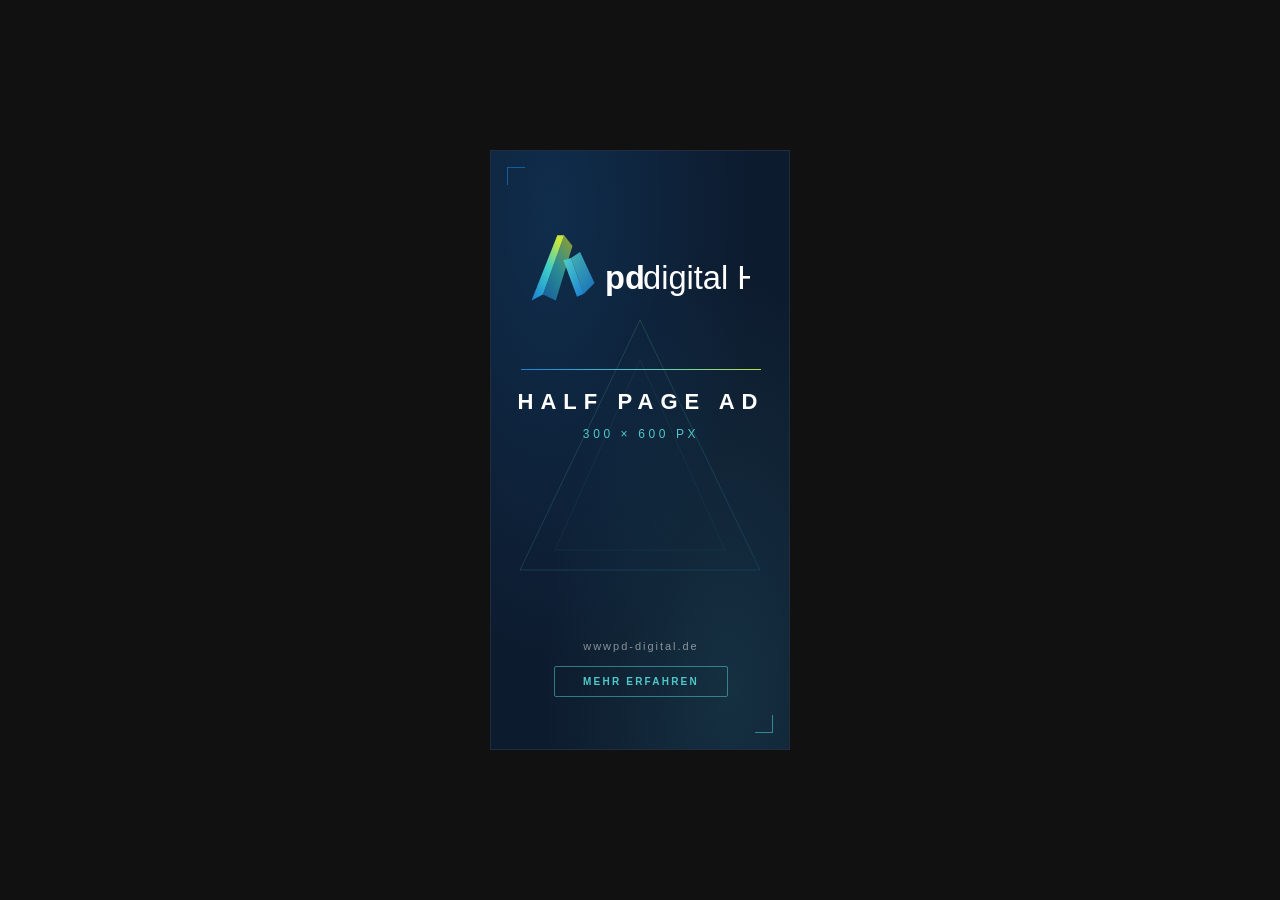
<file: clients/wwwpd-digital/banners/half-page-ad-300x600.html>
<!DOCTYPE html>
<html lang="de">
<head>
  <meta charset="UTF-8">
  <meta name="viewport" content="width=device-width, initial-scale=1.0">
  <title>Half Page Ad – 300×600 | pd digital Hub</title>
  <style>
    * { margin: 0; padding: 0; box-sizing: border-box; }

    body {
      background: #111;
      display: flex;
      align-items: center;
      justify-content: center;
      min-height: 100vh;
      font-family: sans-serif;
    }

    .banner {
      position: relative;
      width: 300px;
      height: 600px;
      background: #0d1b2e;
      overflow: hidden;
      border: 1px solid rgba(255,255,255,0.08);
    }

    .bg-gradient {
      position: absolute;
      inset: 0;
      background:
        radial-gradient(ellipse at 20% 10%, rgba(26,127,212,0.18) 0%, transparent 60%),
        radial-gradient(ellipse at 80% 90%, rgba(79,200,200,0.12) 0%, transparent 55%);
      opacity: 0;
      animation: fadeIn 0.8s ease forwards;
    }

    .bg-geo {
      position: absolute;
      width: 320px;
      height: 320px;
      top: 50%;
      left: 50%;
      transform: translate(-50%, -50%) rotate(0deg);
      opacity: 0;
      animation: fadeIn 1.2s 0.4s ease forwards, slowRotate 28s 1.2s linear infinite;
    }

    .logo-wrap {
      position: absolute;
      top: 82px;
      left: 50%;
      transform: translateX(-50%) translateY(-18px);
      width: 220px;
      opacity: 0;
      animation: logoEnter 0.9s 0.8s cubic-bezier(0.22, 1, 0.36, 1) forwards;
    }

    .logo-wrap svg {
      width: 100%;
      height: auto;
      display: block;
    }

    .divider {
      position: absolute;
      top: 218px;
      left: 30px;
      width: 0;
      height: 1px;
      background: linear-gradient(90deg, #1a7fd4, #4fc8c8, #b8e04a);
      animation: drawLine 0.5s 1.85s ease forwards;
    }

    .banner-name {
      position: absolute;
      top: 238px;
      left: 0;
      width: 300px;
      text-align: center;
      font-size: 22px;
      font-weight: 700;
      letter-spacing: 0.55em;
      color: #ffffff;
      text-transform: uppercase;
      opacity: 0;
      filter: blur(4px);
      animation: textReveal 0.8s 2.2s cubic-bezier(0.22, 1, 0.36, 1) forwards;
    }

    .dimensions {
      position: absolute;
      top: 276px;
      left: 0;
      width: 300px;
      text-align: center;
      font-size: 12px;
      font-weight: 400;
      letter-spacing: 0.3em;
      color: #4fc8c8;
      text-transform: uppercase;
      opacity: 0;
      animation: fadeSlideUp 0.6s 3.05s ease forwards;
    }

    .cta-wrap {
      position: absolute;
      bottom: 52px;
      left: 0;
      width: 300px;
      display: flex;
      flex-direction: column;
      align-items: center;
      gap: 14px;
      opacity: 0;
      animation: fadeSlideUp 0.7s 3.6s ease forwards;
    }

    .url-text {
      font-size: 11px;
      letter-spacing: 0.18em;
      color: rgba(255,255,255,0.5);
    }

    .cta-btn {
      display: inline-block;
      padding: 9px 28px;
      border: 1px solid rgba(79,200,200,0.55);
      border-radius: 2px;
      font-size: 10px;
      font-weight: 600;
      letter-spacing: 0.22em;
      color: #4fc8c8;
      text-transform: uppercase;
      animation: pulse 2.8s 4.4s ease-in-out infinite;
    }

    .corner-tl, .corner-br {
      position: absolute;
      width: 18px;
      height: 18px;
      opacity: 0;
      animation: fadeIn 0.6s 4.1s ease forwards;
    }

    .corner-tl {
      top: 16px; left: 16px;
      border-top: 1px solid rgba(26,127,212,0.6);
      border-left: 1px solid rgba(26,127,212,0.6);
    }

    .corner-br {
      bottom: 16px; right: 16px;
      border-bottom: 1px solid rgba(79,200,200,0.6);
      border-right: 1px solid rgba(79,200,200,0.6);
    }

    .scanline {
      position: absolute;
      left: 0;
      width: 100%;
      height: 1px;
      background: linear-gradient(90deg, transparent, rgba(79,200,200,0.15), transparent);
      top: -1px;
      animation: scan 6s 1s linear infinite;
    }

    @keyframes fadeIn    { to { opacity: 1; } }
    @keyframes logoEnter { to { opacity: 1; transform: translateX(-50%) translateY(0); } }
    @keyframes drawLine  { to { width: 240px; } }

    @keyframes textReveal {
      to { opacity: 1; filter: blur(0px); letter-spacing: 0.32em; }
    }

    @keyframes fadeSlideUp {
      from { opacity: 0; transform: translateY(10px); }
      to   { opacity: 1; transform: translateY(0); }
    }

    @keyframes pulse {
      0%,100% { box-shadow: 0 0 0 0 rgba(79,200,200,0); border-color: rgba(79,200,200,0.55); }
      50%      { box-shadow: 0 0 14px 2px rgba(79,200,200,0.18); border-color: rgba(79,200,200,0.9); }
    }

    @keyframes slowRotate {
      from { transform: translate(-50%,-50%) rotate(0deg); }
      to   { transform: translate(-50%,-50%) rotate(360deg); }
    }

    @keyframes scan {
      from { top: -1px; opacity: 0; }
      10%  { opacity: 1; }
      90%  { opacity: 1; }
      to   { top: 600px; opacity: 0; }
    }
  </style>
</head>
<body>

<div class="banner">

  <div class="bg-gradient"></div>

  <!-- Decorative rotating triangles (echo of logo shape) -->
  <div class="bg-geo">
    <svg viewBox="0 0 320 320" fill="none" xmlns="http://www.w3.org/2000/svg">
      <defs>
        <linearGradient id="geoGrad" x1="0" y1="0" x2="320" y2="320" gradientUnits="userSpaceOnUse">
          <stop offset="0%"   stop-color="#b8e04a"/>
          <stop offset="50%"  stop-color="#4fc8c8"/>
          <stop offset="100%" stop-color="#1a7fd4"/>
        </linearGradient>
      </defs>
      <polygon points="160,30 40,280 280,280"   stroke="url(#geoGrad)" stroke-width="0.8" fill="none" opacity="0.22"/>
      <polygon points="160,70 75,260 245,260"   stroke="url(#geoGrad)" stroke-width="0.5" fill="none" opacity="0.14"/>
    </svg>
  </div>

  <div class="scanline"></div>

  <!-- Logo (inline SVG – no external file needed) -->
  <div class="logo-wrap">
    <svg viewBox="0 0 580 195" xmlns="http://www.w3.org/2000/svg">
      <defs>
        <!-- Left mountain gradient: yellow-green → teal → blue -->
        <linearGradient id="mGrad" x1="0.7" y1="0" x2="0" y2="1">
          <stop offset="0%"   stop-color="#c8e63d"/>
          <stop offset="42%"  stop-color="#3ecfc8"/>
          <stop offset="100%" stop-color="#1a7fd4"/>
        </linearGradient>
        <!-- Right chevron gradient: teal → blue -->
        <linearGradient id="cGrad" x1="0" y1="0" x2="1" y2="1">
          <stop offset="0%"   stop-color="#4fcfc8"/>
          <stop offset="100%" stop-color="#1a7fd4"/>
        </linearGradient>
      </defs>

      <!-- Left mountain – front face (bright) -->
      <path d="M4,178 L72,6 L90,6 L34,162 Z" fill="url(#mGrad)"/>
      <!-- Left mountain – inner face (ribbon fold, slightly darker) -->
      <path d="M34,162 L90,6 L112,34 L68,178 Z" fill="url(#mGrad)" opacity="0.6"/>

      <!-- Right chevron – front blade -->
      <path d="M88,72 L124,168 L142,160 L108,66 Z" fill="url(#cGrad)"/>
      <!-- Right chevron – back blade -->
      <path d="M108,66 L142,160 L170,132 L132,50 Z" fill="url(#cGrad)" opacity="0.82"/>

      <!-- Text: "pd" bold -->
      <text x="198" y="148"
            font-family="'Helvetica Neue',Helvetica,Arial,sans-serif"
            font-size="86"
            font-weight="800"
            fill="#ffffff">pd</text>

      <!-- Text: " digital Hub" regular -->
      <text x="298" y="148"
            font-family="'Helvetica Neue',Helvetica,Arial,sans-serif"
            font-size="86"
            font-weight="400"
            fill="#ffffff"> digital Hub</text>
    </svg>
  </div>

  <div class="divider"></div>

  <div class="banner-name">Half Page Ad</div>
  <div class="dimensions">300 &times; 600 px</div>

  <div class="cta-wrap">
    <span class="url-text">wwwpd-digital.de</span>
    <span class="cta-btn">Mehr erfahren</span>
  </div>

  <div class="corner-tl"></div>
  <div class="corner-br"></div>

</div>

</body>
</html>
</file>
